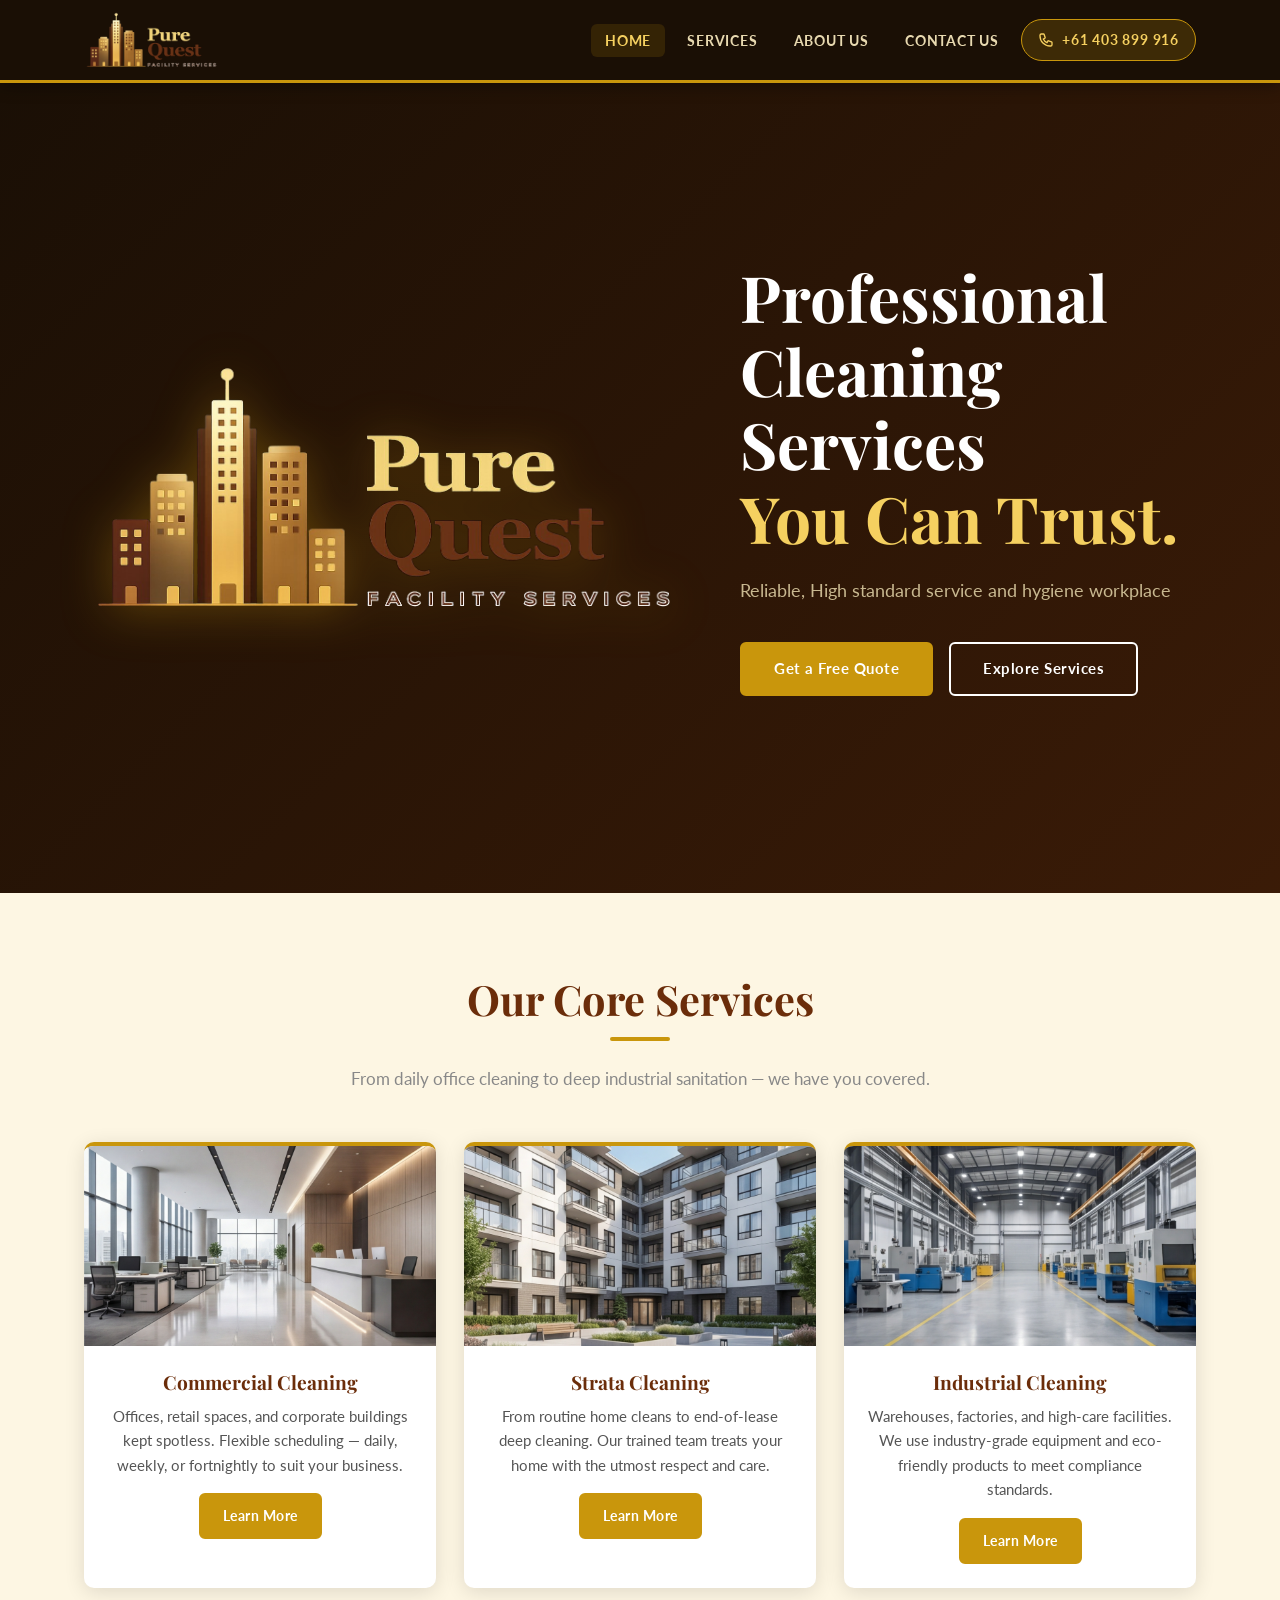
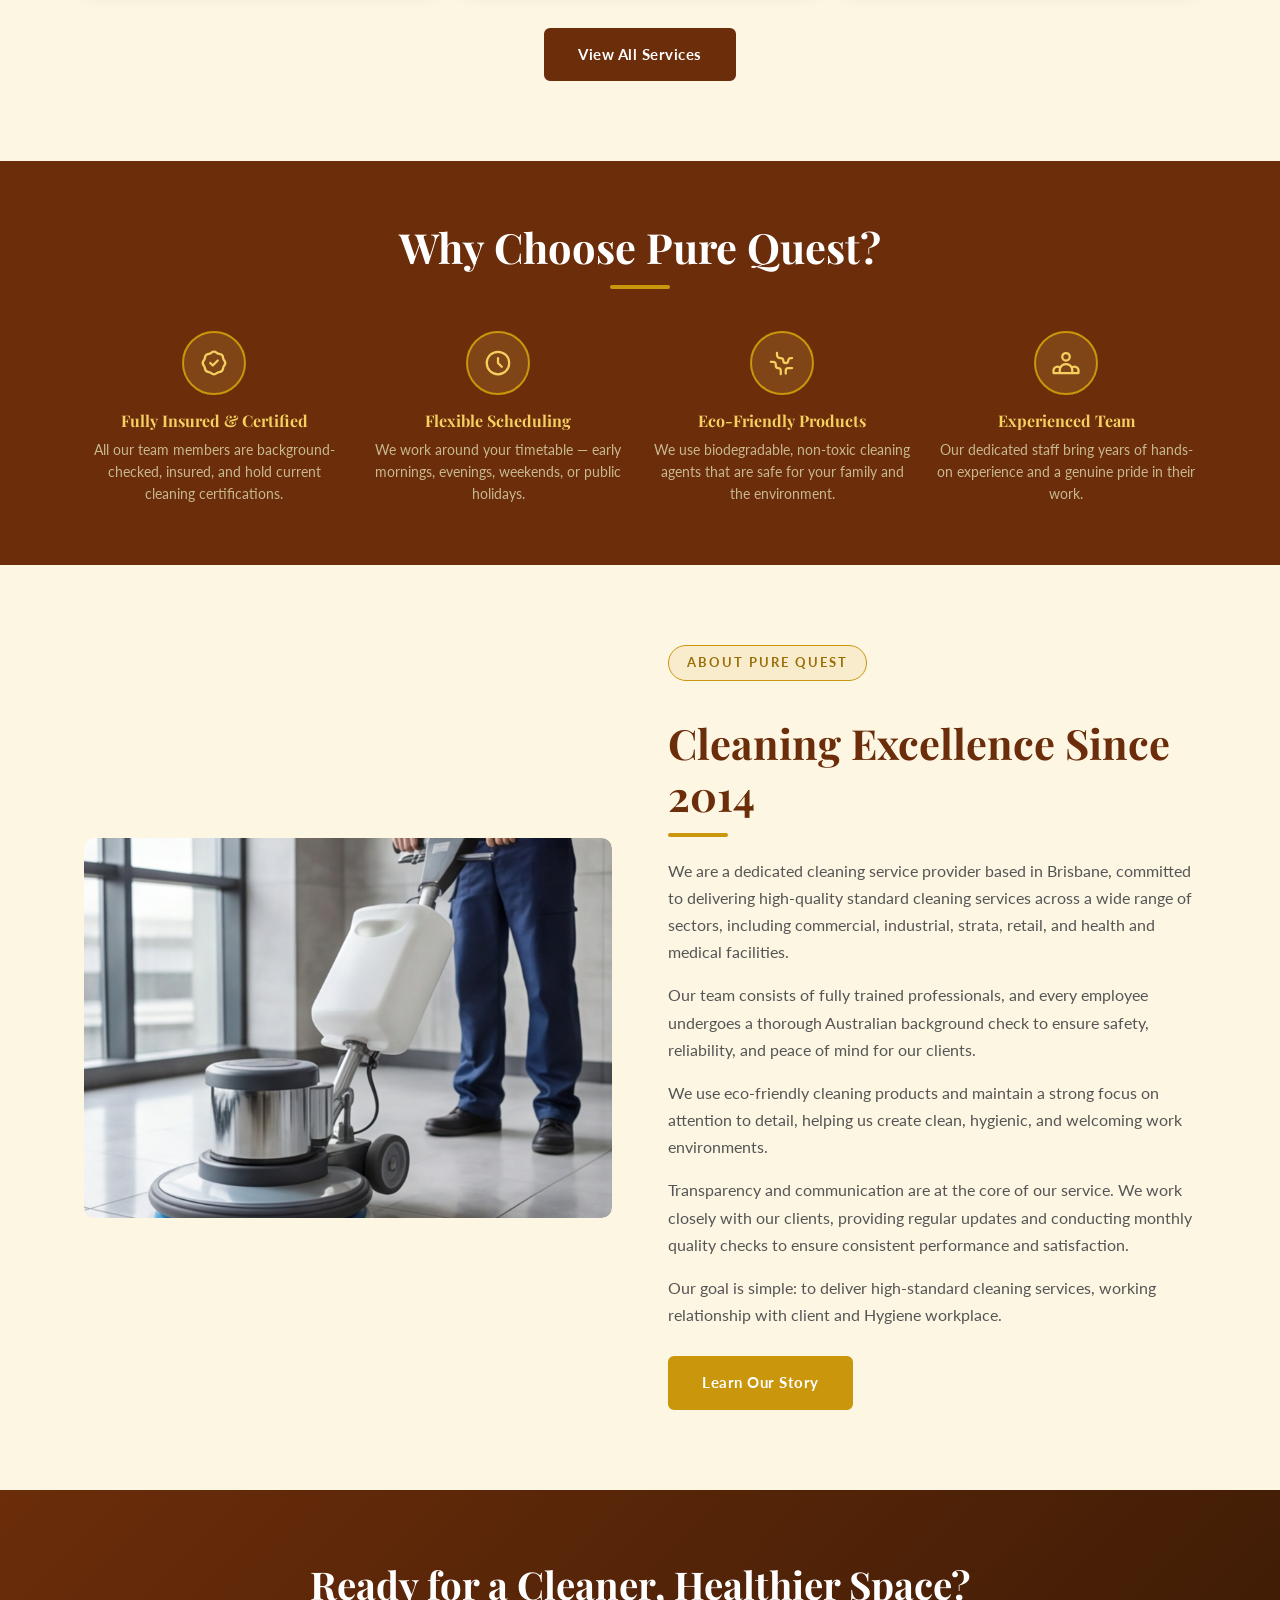
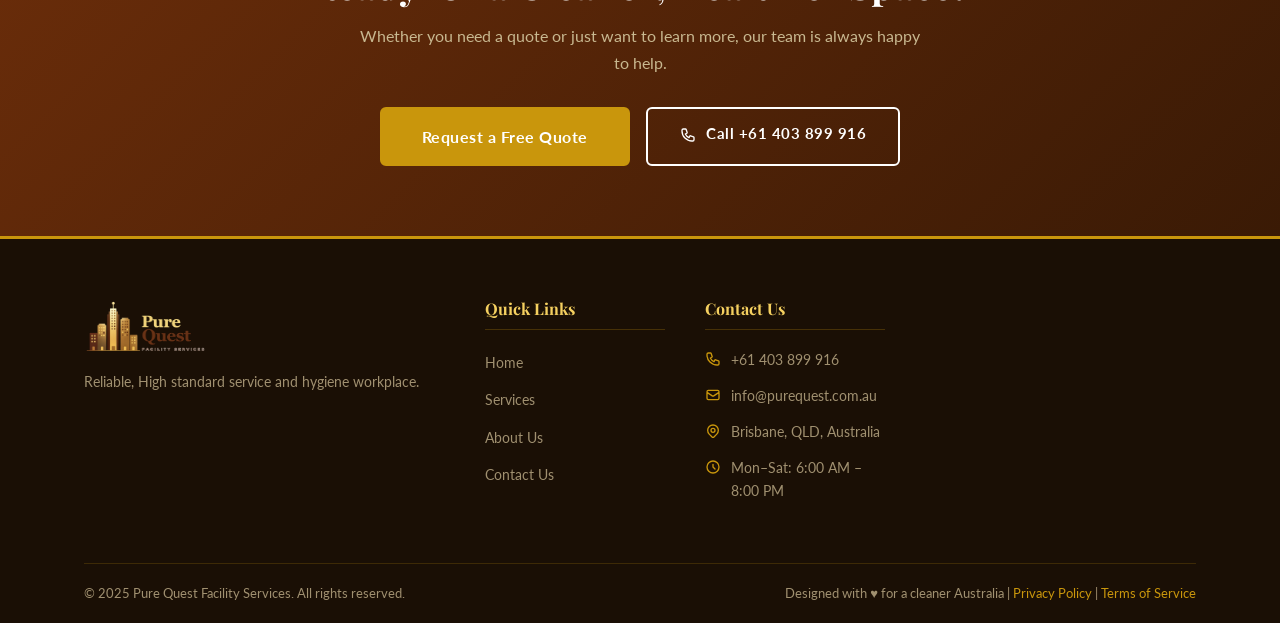
<file: index.html>
<!DOCTYPE html>
<html lang="en">
<head>
  <meta charset="UTF-8" />
  <meta name="viewport" content="width=device-width, initial-scale=1.0" />
  <title>Pure Quest Facility Services | Professional Cleaning Solutions</title>
  <meta name="description" content="Pure Quest Facility Services – trusted professional cleaning for commercial, strata  and industrial spaces across Australia." />
  <link rel="stylesheet" href="style.css" />
</head>
<body>

<!-- ============================
     NAVBAR
     ============================ -->
<nav class="navbar">
  <div class="container navbar-inner">

    <a href="index.html" class="navbar-logo" aria-label="Pure Quest Home">
      <img src="logo.svg" alt="Pure Quest Facility Services Logo" />
    </a>

    <button class="nav-toggle" id="navToggle" aria-label="Toggle menu">
      <span></span><span></span><span></span>
    </button>

    <ul class="nav-links" id="navLinks">
      <li><a href="index.html" class="active">Home</a></li>
      <li><a href="pages/services.html">Services</a></li>
      <li><a href="pages/about.html">About Us</a></li>
      <li><a href="pages/contact.html">Contact Us</a></li>
      <li>
        <a href="tel:+61403899916" class="nav-phone">
          <svg xmlns="http://www.w3.org/2000/svg" fill="none" viewBox="0 0 24 24" stroke="currentColor" stroke-width="2">
            <path stroke-linecap="round" stroke-linejoin="round" d="M3 5a2 2 0 012-2h3.28a1 1 0 01.948.684l1.498 4.493a1 1 0 01-.502 1.21l-2.257 1.13a11.042 11.042 0 005.516 5.516l1.13-2.257a1 1 0 011.21-.502l4.493 1.498A1 1 0 0121 15.72V19a2 2 0 01-2 2h-1C9.716 21 3 14.284 3 6V5z"/>
          </svg>
          +61 403 899 916
        </a>
      </li>
    </ul>
  </div>
</nav>

<!-- ============================
     HERO SECTION
     ============================ -->
<section class="hero">

  <div class="container">
    <!-- Logo on left side -->
    <div class="hero-logo-side">
      <img src="logo.svg" alt="Pure Quest Logo" />
    </div>

    <!-- Content on right side -->
    <div class="hero-content">
      <h1>Professional Cleaning Services <br /><span>You Can Trust.</span></h1>
      <p>Reliable, High standard service and hygiene workplace</p>
      <div class="hero-buttons">
        <a href="pages/contact.html" class="btn btn-gold">Get a Free Quote</a>
        <a href="pages/services.html" class="btn btn-outline">Explore Services</a>
      </div>
    </div>
  </div>
</section>

<!-- ============================
     SERVICES OVERVIEW
     ============================ -->
<section class="section-pad bg-cream">
  <div class="container text-center">
    <h2 class="section-title">Our Core Services</h2>
    <div class="divider"></div>
    <p class="section-subtitle">From daily office cleaning to deep industrial sanitation — we have you covered.</p>

    <div class="grid-3">

      <div class="card service-card">
        <div class="card-img" style="height:200px;overflow:hidden;">
          <img src="images/commercial_and_office.png" alt="Commercial Cleaning" />
        </div>
        <div class="card-body">
          <h3>Commercial Cleaning</h3>
          <p>Offices, retail spaces, and corporate buildings kept spotless. Flexible scheduling — daily, weekly, or fortnightly to suit your business.</p>
          <a href="pages/services.html" class="btn btn-gold" style="margin-top:16px;padding:9px 22px;font-size:0.88rem;">Learn More</a>
        </div>
      </div>

      <div class="card service-card">
        <div class="card-img" style="height:200px;overflow:hidden;">
          <img src="images/strata.png" alt="Strata Cleaning" />
        </div>
        <div class="card-body">
          <h3>Strata Cleaning</h3>
          <p>From routine home cleans to end-of-lease deep cleaning. Our trained team treats your home with the utmost respect and care.</p>
          <a href="pages/services.html" class="btn btn-gold" style="margin-top:16px;padding:9px 22px;font-size:0.88rem;">Learn More</a>
        </div>
      </div>

      <div class="card service-card">
        <div class="card-img" style="height:200px;overflow:hidden;">
          <img src="images/industrial.png" alt="Industrial Cleaning" />
        </div>
        <div class="card-body">
          <h3>Industrial Cleaning</h3>
          <p>Warehouses, factories, and high-care facilities. We use industry-grade equipment and eco-friendly products to meet compliance standards.</p>
          <a href="pages/services.html" class="btn btn-gold" style="margin-top:16px;padding:9px 22px;font-size:0.88rem;">Learn More</a>
        </div>
      </div>

    </div>

    <div style="margin-top:40px;">
      <a href="pages/services.html" class="btn btn-brown">View All Services</a>
    </div>
  </div>
</section>

<!-- ============================
     WHY CHOOSE US
     ============================ -->
<section class="feature-strip">
  <div class="container">
    <div style="text-align:center;margin-bottom:42px;">
      <h2 class="section-title text-white">Why Choose Pure Quest?</h2>
      <div class="divider"></div>
    </div>
    <div class="grid-4">

      <div class="feature-item">
        <div class="icon-wrap">
          <svg xmlns="http://www.w3.org/2000/svg" fill="none" viewBox="0 0 24 24" stroke="currentColor" stroke-width="1.8">
            <path stroke-linecap="round" stroke-linejoin="round" d="M9 12l2 2 4-4M7.835 4.697a3.42 3.42 0 001.946-.806 3.42 3.42 0 014.438 0 3.42 3.42 0 001.946.806 3.42 3.42 0 013.138 3.138 3.42 3.42 0 00.806 1.946 3.42 3.42 0 010 4.438 3.42 3.42 0 00-.806 1.946 3.42 3.42 0 01-3.138 3.138 3.42 3.42 0 00-1.946.806 3.42 3.42 0 01-4.438 0 3.42 3.42 0 00-1.946-.806 3.42 3.42 0 01-3.138-3.138 3.42 3.42 0 00-.806-1.946 3.42 3.42 0 010-4.438 3.42 3.42 0 00.806-1.946 3.42 3.42 0 013.138-3.138z"/>
          </svg>
        </div>
        <h4>Fully Insured & Certified</h4>
        <p>All our team members are background-checked, insured, and hold current cleaning certifications.</p>
      </div>

      <div class="feature-item">
        <div class="icon-wrap">
          <svg xmlns="http://www.w3.org/2000/svg" fill="none" viewBox="0 0 24 24" stroke="currentColor" stroke-width="1.8">
            <path stroke-linecap="round" stroke-linejoin="round" d="M12 8v4l3 3m6-3a9 9 0 11-18 0 9 9 0 0118 0z"/>
          </svg>
        </div>
        <h4>Flexible Scheduling</h4>
        <p>We work around your timetable — early mornings, evenings, weekends, or public holidays.</p>
      </div>

      <div class="feature-item">
        <div class="icon-wrap">
          <svg xmlns="http://www.w3.org/2000/svg" fill="none" viewBox="0 0 24 24" stroke="currentColor" stroke-width="1.8">
            <path stroke-linecap="round" stroke-linejoin="round" d="M3.055 11H5a2 2 0 012 2v1a2 2 0 002 2 2 2 0 012 2v2.945M8 3.935V5.5A2.5 2.5 0 0010.5 8h.5a2 2 0 012 2 2 2 0 104 0 2 2 0 012-2h1.064M15 20.488V18a2 2 0 012-2h3.064"/>
          </svg>
        </div>
        <h4>Eco-Friendly Products</h4>
        <p>We use biodegradable, non-toxic cleaning agents that are safe for your family and the environment.</p>
      </div>

      <div class="feature-item">
        <div class="icon-wrap">
          <svg xmlns="http://www.w3.org/2000/svg" fill="none" viewBox="0 0 24 24" stroke="currentColor" stroke-width="1.8">
            <path stroke-linecap="round" stroke-linejoin="round" d="M17 20h5v-2a3 3 0 00-5.356-1.857M17 20H7m10 0v-2c0-.656-.126-1.283-.356-1.857M7 20H2v-2a3 3 0 015.356-1.857M7 20v-2c0-.656.126-1.283.356-1.857m0 0a5.002 5.002 0 019.288 0M15 7a3 3 0 11-6 0 3 3 0 016 0z"/>
          </svg>
        </div>
        <h4>Experienced Team</h4>
        <p>Our dedicated staff bring years of hands-on experience and a genuine pride in their work.</p>
      </div>

    </div>
  </div>
</section>

<!-- ============================
     ABOUT SNIPPET
     ============================ -->
<section class="section-pad bg-cream">
  <div class="container">
    <div class="grid-2" style="gap:56px;align-items:center;">
      <div>
        <div style="height:380px;border-radius:10px;overflow:hidden;">
          <img src="images/floor.png" alt="Pure Quest Team" style="width:100%;height:100%;object-fit:cover;border-radius:10px;" />
        </div>
      </div>
      <div>
        <span class="hero-badge" style="background:rgba(201,150,12,0.1);border-color:var(--gold);color:var(--gold-dk);">About Pure Quest</span>
        <h2 class="section-title" style="margin-top:14px;">Cleaning Excellence Since 2014</h2>
        <div class="divider" style="margin:12px 0 20px;"></div>
        <p style="color:#555;margin-bottom:16px;">We are a dedicated cleaning service provider based in Brisbane, committed to delivering high-quality standard cleaning services across a wide range of sectors, including commercial, industrial, strata, retail, and health and medical facilities.</p>
        <p style="color:#555;margin-bottom:16px;">Our team consists of fully trained professionals, and every employee undergoes a thorough Australian background check to ensure safety, reliability, and peace of mind for our clients.</p>
        <p style="color:#555;margin-bottom:16px;">We use eco-friendly cleaning products and maintain a strong focus on attention to detail, helping us create clean, hygienic, and welcoming work environments.</p>
        <p style="color:#555;margin-bottom:16px;">Transparency and communication are at the core of our service. We work closely with our clients, providing regular updates and conducting monthly quality checks to ensure consistent performance and satisfaction.</p>
        <p style="color:#555;margin-bottom:28px;">Our goal is simple: to deliver high-standard cleaning services, working relationship with client and Hygiene workplace.</p>

        <a href="pages/about.html" class="btn btn-gold">Learn Our Story</a>
      </div>
    </div>
  </div>
</section>

<!-- ============================
     CTA BAND
     ============================ -->
<section class="cta-band">
  <div class="container">
    <h2>Ready for a Cleaner, Healthier Space?</h2>
    <p>Whether you need a quote or just want to learn more, our team is always happy to help.</p>
    <div style="display:flex;gap:16px;justify-content:center;flex-wrap:wrap;">
      <a href="pages/contact.html" class="btn btn-gold">Request a Free Quote</a>
      <a href="tel:+61403899916" class="btn btn-outline">
        <svg xmlns="http://www.w3.org/2000/svg" fill="none" viewBox="0 0 24 24" stroke="currentColor" stroke-width="2" style="width:16px;height:16px;display:inline;vertical-align:middle;margin-right:6px;">
          <path stroke-linecap="round" stroke-linejoin="round" d="M3 5a2 2 0 012-2h3.28a1 1 0 01.948.684l1.498 4.493a1 1 0 01-.502 1.21l-2.257 1.13a11.042 11.042 0 005.516 5.516l1.13-2.257a1 1 0 011.21-.502l4.493 1.498A1 1 0 0121 15.72V19a2 2 0 01-2 2h-1C9.716 21 3 14.284 3 6V5z"/>
        </svg>
        Call +61 403 899 916
      </a>
    </div>
  </div>
</section>

<!-- ============================
     FOOTER
     ============================ -->
<footer class="footer">
  <div class="container">
    <div class="footer-grid">

      <div class="footer-brand">
        <img src="logo.svg" alt="Pure Quest Facility Services" />
        <p>Reliable, High standard service and hygiene workplace.</p>
        <!--<div class="social-links">
          <a href="#" aria-label="Facebook">
            <svg xmlns="http://www.w3.org/2000/svg" viewBox="0 0 24 24" fill="currentColor"><path d="M18 2h-3a5 5 0 00-5 5v3H7v4h3v8h4v-8h3l1-4h-4V7a1 1 0 011-1h3z"/></svg>
          </a>
          <a href="#" aria-label="Instagram">
            <svg xmlns="http://www.w3.org/2000/svg" viewBox="0 0 24 24" fill="none" stroke="currentColor" stroke-width="2"><rect x="2" y="2" width="20" height="20" rx="5" ry="5"/><circle cx="12" cy="12" r="4"/><circle cx="17.5" cy="6.5" r="1" fill="currentColor" stroke="none"/></svg>
          </a>
          <a href="#" aria-label="LinkedIn">
            <svg xmlns="http://www.w3.org/2000/svg" viewBox="0 0 24 24" fill="currentColor"><path d="M16 8a6 6 0 016 6v7h-4v-7a2 2 0 00-2-2 2 2 0 00-2 2v7h-4v-7a6 6 0 016-6zM2 9h4v12H2z"/><circle cx="4" cy="4" r="2"/></svg>
          </a>
        </div>-->
      </div>

      <div class="footer-col">
        <h4>Quick Links</h4>
        <ul>
          <li><a href="index.html">Home</a></li>
          <li><a href="pages/services.html">Services</a></li>
          <li><a href="pages/about.html">About Us</a></li>
          <li><a href="pages/contact.html">Contact Us</a></li>
        </ul>
      </div>

      <div class="footer-col">
        <h4>Contact Us</h4>
        <div class="footer-contact-row">
          <svg xmlns="http://www.w3.org/2000/svg" fill="none" viewBox="0 0 24 24" stroke="currentColor" stroke-width="2"><path stroke-linecap="round" stroke-linejoin="round" d="M3 5a2 2 0 012-2h3.28a1 1 0 01.948.684l1.498 4.493a1 1 0 01-.502 1.21l-2.257 1.13a11.042 11.042 0 005.516 5.516l1.13-2.257a1 1 0 011.21-.502l4.493 1.498A1 1 0 0121 15.72V19a2 2 0 01-2 2h-1C9.716 21 3 14.284 3 6V5z"/></svg>
          <span><a href="tel:+61403899916" style="color:#a09070;">+61 403 899 916</a></span>
        </div>
        <div class="footer-contact-row">
          <svg xmlns="http://www.w3.org/2000/svg" fill="none" viewBox="0 0 24 24" stroke="currentColor" stroke-width="2"><path stroke-linecap="round" stroke-linejoin="round" d="M3 8l7.89 5.26a2 2 0 002.22 0L21 8M5 19h14a2 2 0 002-2V7a2 2 0 00-2-2H5a2 2 0 00-2 2v10a2 2 0 002 2z"/></svg>
          <span>info@purequest.com.au</span>
        </div>
        <div class="footer-contact-row">
          <svg xmlns="http://www.w3.org/2000/svg" fill="none" viewBox="0 0 24 24" stroke="currentColor" stroke-width="2"><path stroke-linecap="round" stroke-linejoin="round" d="M17.657 16.657L13.414 20.9a1.998 1.998 0 01-2.827 0l-4.244-4.243a8 8 0 1111.314 0z"/><path stroke-linecap="round" stroke-linejoin="round" d="M15 11a3 3 0 11-6 0 3 3 0 016 0z"/></svg>
          <span>Brisbane, QLD, Australia</span>
        </div>
        <div class="footer-contact-row">
          <svg xmlns="http://www.w3.org/2000/svg" fill="none" viewBox="0 0 24 24" stroke="currentColor" stroke-width="2"><path stroke-linecap="round" stroke-linejoin="round" d="M12 8v4l3 3m6-3a9 9 0 11-18 0 9 9 0 0118 0z"/></svg>
          <span>Mon–Sat: 6:00 AM – 8:00 PM</span>
        </div>
      </div>

    </div>

    <div class="footer-bottom">
      <p>&copy; 2025 Pure Quest Facility Services. All rights reserved.</p>
      <p>Designed with ♥ for a cleaner Australia | <a href="#">Privacy Policy</a> | <a href="#">Terms of Service</a></p>
    </div>
  </div>
</footer>

<script>
  const toggle = document.getElementById('navToggle');
  const links  = document.getElementById('navLinks');
  toggle.addEventListener('click', function () {
    links.classList.toggle('open');
  });
  links.querySelectorAll('a').forEach(function(a) {
    a.addEventListener('click', function() { links.classList.remove('open'); });
  });
</script>

</body>
</html>
</file>
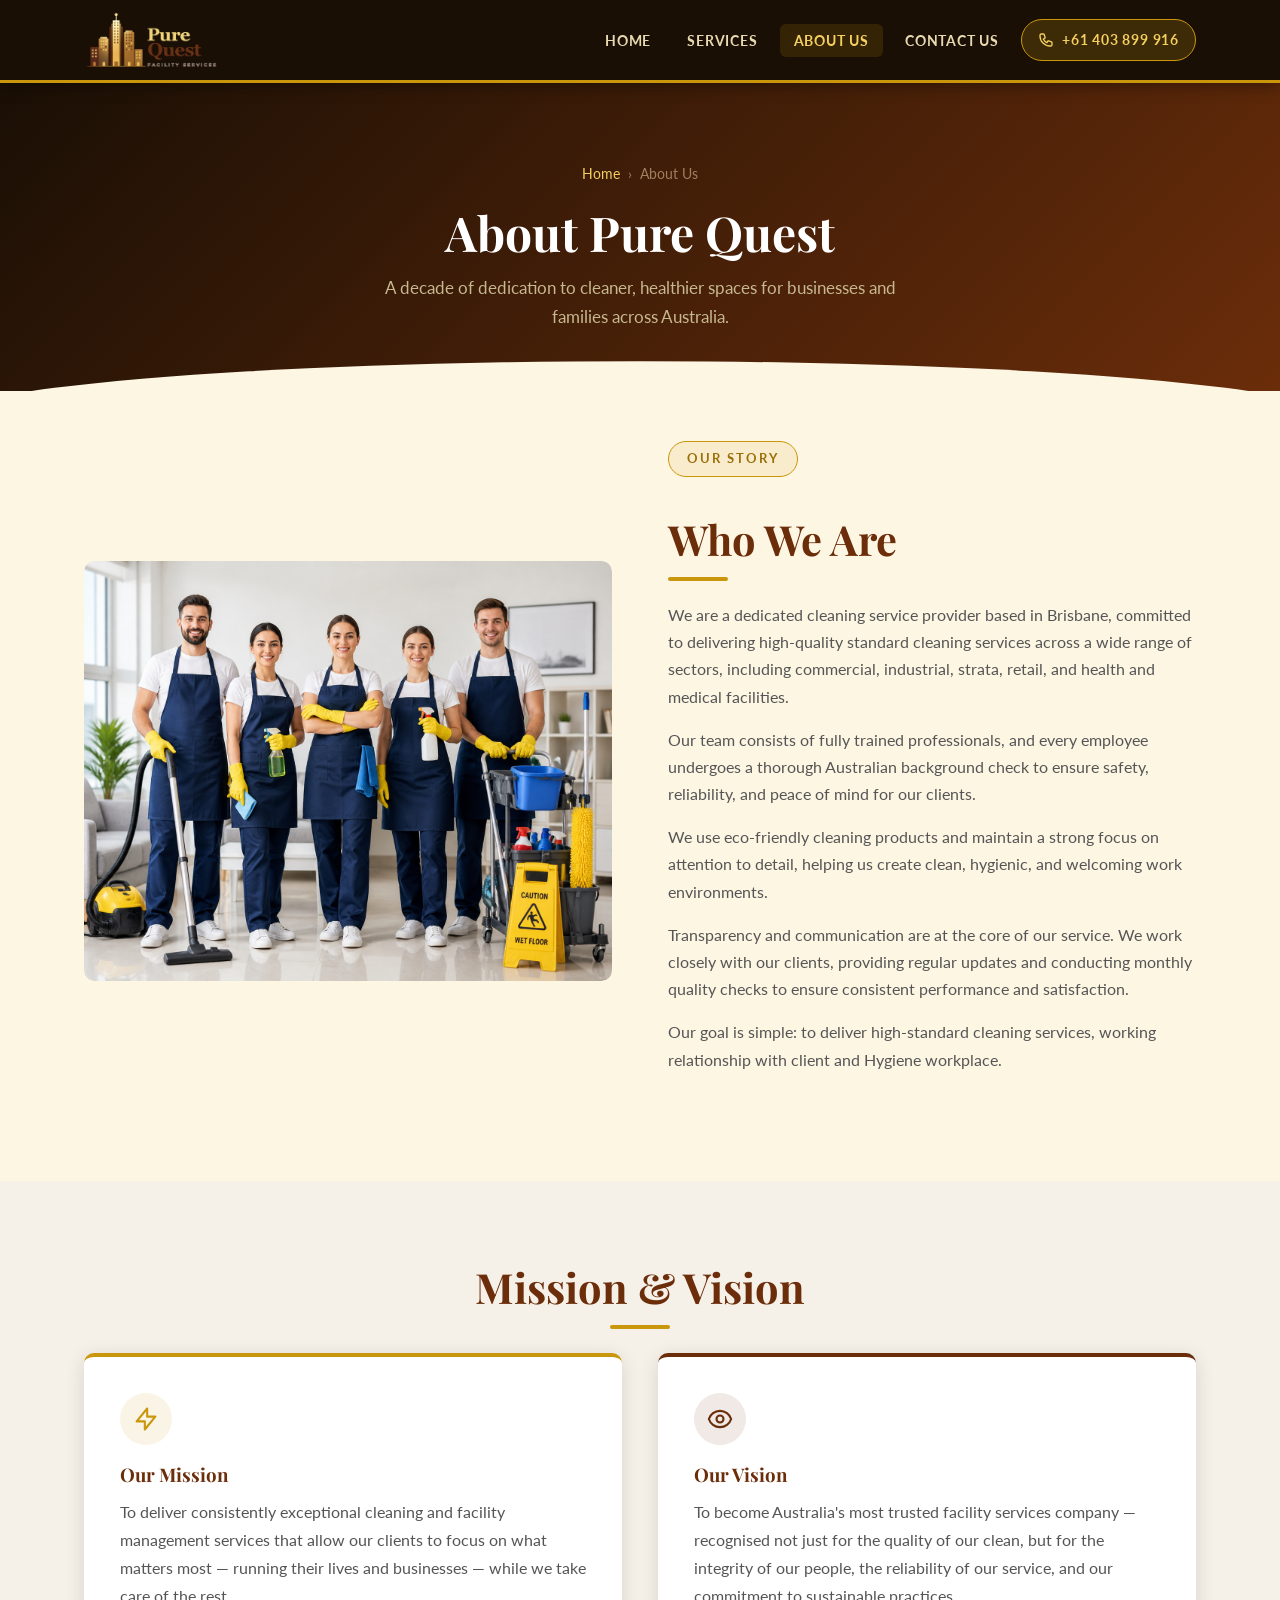
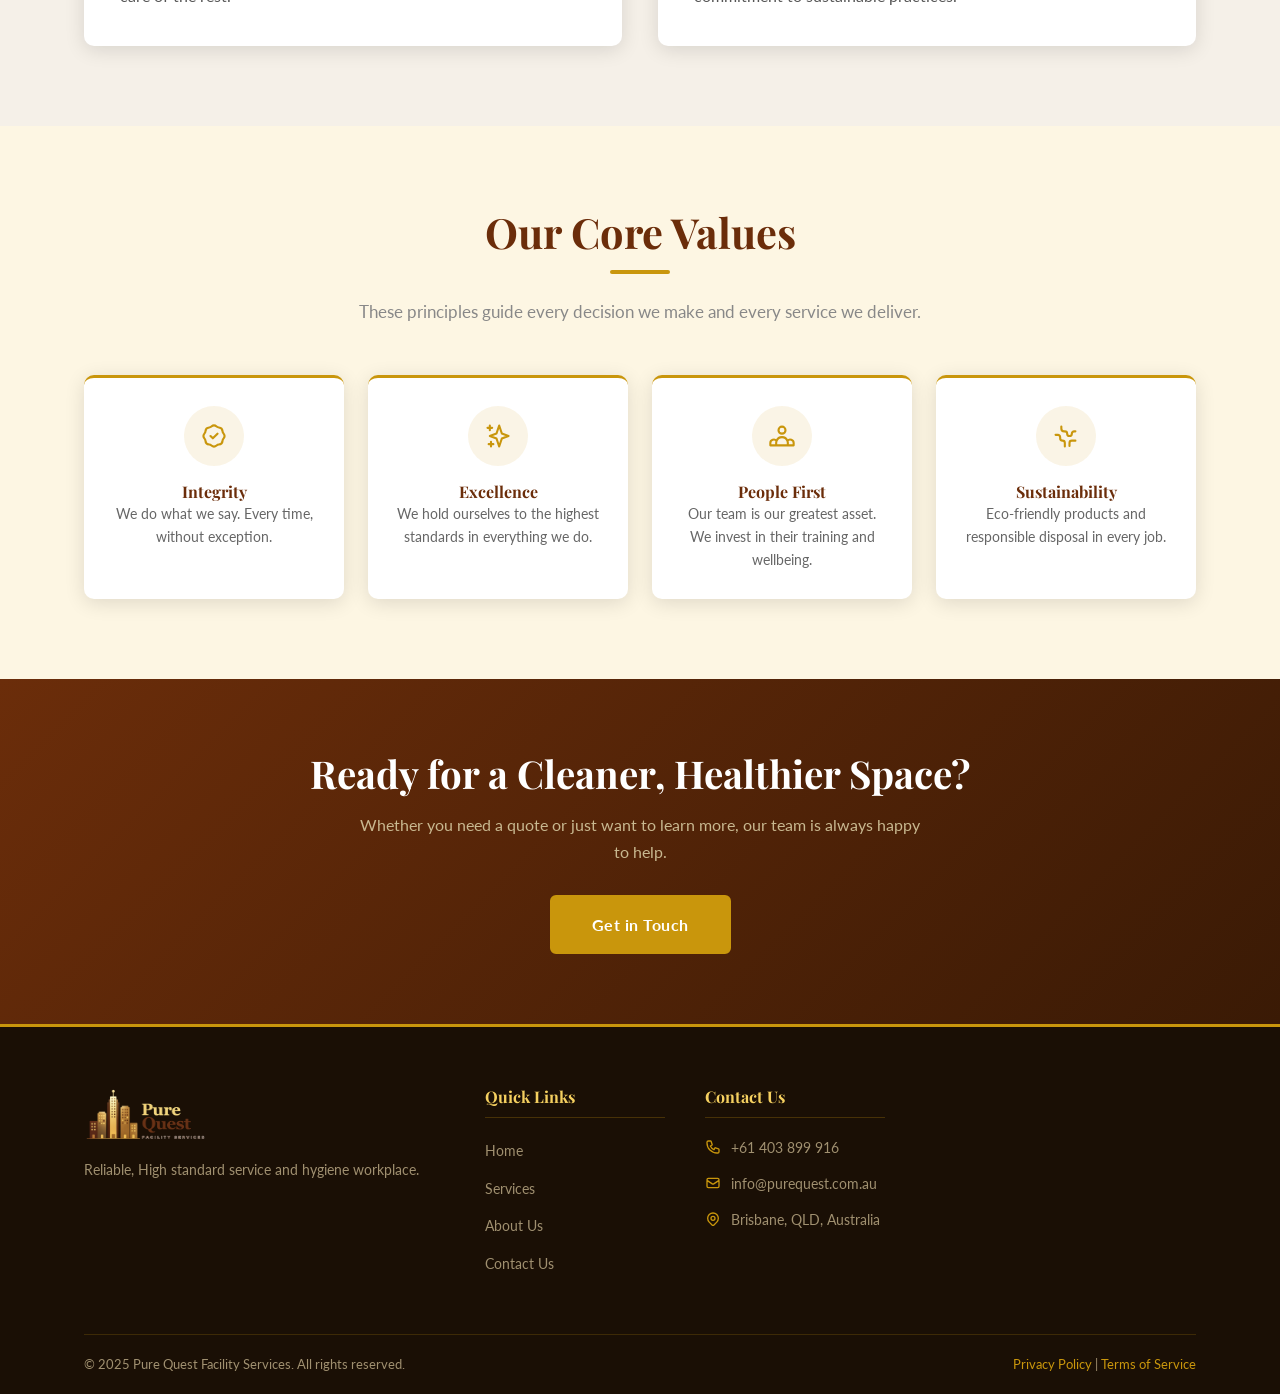
<file: pages/about.html>
<!DOCTYPE html>
<html lang="en">
<head>
  <meta charset="UTF-8" />
  <meta name="viewport" content="width=device-width, initial-scale=1.0" />
  <title>About Us | Pure Quest Facility Services</title>
  <meta name="description" content="Learn about Pure Quest Facility Services — our story, mission, values, and the dedicated team behind every clean." />
  <link rel="stylesheet" href="../style.css" />
</head>
<body>

<!-- NAVBAR -->
<nav class="navbar">
  <div class="container navbar-inner">
    <a href="../index.html" class="navbar-logo">
      <img src="../logo.svg" alt="Pure Quest Facility Services Logo" />
    </a>
    <button class="nav-toggle" id="navToggle" aria-label="Toggle menu">
      <span></span><span></span><span></span>
    </button>
    <ul class="nav-links" id="navLinks">
      <li><a href="../index.html">Home</a></li>
      <li><a href="services.html">Services</a></li>
      <li><a href="about.html" class="active">About Us</a></li>
      <li><a href="contact.html">Contact Us</a></li>
      <li>
        <a href="tel:+61403899916" class="nav-phone">
          <svg xmlns="http://www.w3.org/2000/svg" fill="none" viewBox="0 0 24 24" stroke="currentColor" stroke-width="2"><path stroke-linecap="round" stroke-linejoin="round" d="M3 5a2 2 0 012-2h3.28a1 1 0 01.948.684l1.498 4.493a1 1 0 01-.502 1.21l-2.257 1.13a11.042 11.042 0 005.516 5.516l1.13-2.257a1 1 0 011.21-.502l4.493 1.498A1 1 0 0121 15.72V19a2 2 0 01-2 2h-1C9.716 21 3 14.284 3 6V5z"/></svg>
          +61 403 899 916
        </a>
      </li>
    </ul>
  </div>
</nav>

<!-- PAGE HERO -->
<section class="page-hero">
  <div class="container">
    <div class="breadcrumb"><a href="../index.html">Home</a><span>›</span><span>About Us</span></div>
    <h1>About Pure Quest</h1>
    <p>A decade of dedication to cleaner, healthier spaces for businesses and families across Australia.</p>
  </div>
</section>

<!-- OUR STORY -->
<section class="section-pad bg-cream" style="padding-top:50px;">
  <div class="container">
    <div class="grid-2" style="gap:56px;align-items:center;">
      <div style="height:420px;border-radius:10px;overflow:hidden;">
        <img src="../images/Team.png" alt="Pure Quest Facility Services" style="width:100%;height:100%;object-fit:cover;border-radius:10px;" />
      </div>
      <div>
        <span class="hero-badge" style="background:rgba(201,150,12,0.1);border-color:var(--gold);color:var(--gold-dk);">Our Story</span>
        <h2 class="section-title" style="margin-top:14px;">Who We Are</h2>
        <div class="divider" style="margin:12px 0 20px;"></div>
        <p style="color:#555;margin-bottom:16px;">We are a dedicated cleaning service provider based in Brisbane, committed to delivering high-quality standard cleaning services across a wide range of sectors, including commercial, industrial, strata, retail, and health and medical facilities.</p>
        <p style="color:#555;margin-bottom:16px;">Our team consists of fully trained professionals, and every employee undergoes a thorough Australian background check to ensure safety, reliability, and peace of mind for our clients.</p>
        <p style="color:#555;margin-bottom:16px;">We use eco-friendly cleaning products and maintain a strong focus on attention to detail, helping us create clean, hygienic, and welcoming work environments.</p>
        <p style="color:#555;margin-bottom:16px;">Transparency and communication are at the core of our service. We work closely with our clients, providing regular updates and conducting monthly quality checks to ensure consistent performance and satisfaction.</p>
        <p style="color:#555;margin-bottom:28px;">Our goal is simple: to deliver high-standard cleaning services, working relationship with client and Hygiene workplace.</p>

      </div>
    </div>
  </div>
</section>

<!-- MISSION & VISION -->
<section class="section-pad bg-grey">
  <div class="container text-center">
    <h2 class="section-title">Mission &amp; Vision</h2>
    <div class="divider"></div>
    <div class="grid-2" style="gap:36px;margin-top:20px;text-align:left;">
      <div style="background:var(--white);border-radius:10px;padding:36px;box-shadow:var(--shadow);border-top:4px solid var(--gold);">
        <div style="width:52px;height:52px;background:rgba(201,150,12,0.1);border-radius:50%;display:flex;align-items:center;justify-content:center;margin-bottom:18px;color:var(--gold);">
          <svg xmlns="http://www.w3.org/2000/svg" fill="none" viewBox="0 0 24 24" stroke="currentColor" stroke-width="1.8" style="width:28px;height:28px;"><path stroke-linecap="round" stroke-linejoin="round" d="M13 10V3L4 14h7v7l9-11h-7z"/></svg>
        </div>
        <h3 style="color:var(--brown);margin-bottom:12px;">Our Mission</h3>
        <p style="color:#555;line-height:1.75;">To deliver consistently exceptional cleaning and facility management services that allow our clients to focus on what matters most — running their lives and businesses — while we take care of the rest.</p>
      </div>
      <div style="background:var(--white);border-radius:10px;padding:36px;box-shadow:var(--shadow);border-top:4px solid var(--brown);">
        <div style="width:52px;height:52px;background:rgba(107,45,10,0.1);border-radius:50%;display:flex;align-items:center;justify-content:center;margin-bottom:18px;color:var(--brown);">
          <svg xmlns="http://www.w3.org/2000/svg" fill="none" viewBox="0 0 24 24" stroke="currentColor" stroke-width="1.8" style="width:28px;height:28px;"><path stroke-linecap="round" stroke-linejoin="round" d="M15 12a3 3 0 11-6 0 3 3 0 016 0z"/><path stroke-linecap="round" stroke-linejoin="round" d="M2.458 12C3.732 7.943 7.523 5 12 5c4.478 0 8.268 2.943 9.542 7-1.274 4.057-5.064 7-9.542 7-4.477 0-8.268-2.943-9.542-7z"/></svg>
        </div>
        <h3 style="color:var(--brown);margin-bottom:12px;">Our Vision</h3>
        <p style="color:#555;line-height:1.75;">To become Australia's most trusted facility services company — recognised not just for the quality of our clean, but for the integrity of our people, the reliability of our service, and our commitment to sustainable practices.</p>
      </div>
    </div>
  </div>
</section>

<!-- OUR VALUES -->
<section class="section-pad bg-cream">
  <div class="container text-center">
    <h2 class="section-title">Our Core Values</h2>
    <div class="divider"></div>
    <p class="section-subtitle">These principles guide every decision we make and every service we deliver.</p>

    <div class="grid-4" style="margin-top:12px;">
      <div class="value-card">
        <div class="value-icon">
          <svg xmlns="http://www.w3.org/2000/svg" fill="none" viewBox="0 0 24 24" stroke="currentColor" stroke-width="1.8"><path stroke-linecap="round" stroke-linejoin="round" d="M9 12l2 2 4-4M7.835 4.697a3.42 3.42 0 001.946-.806 3.42 3.42 0 014.438 0 3.42 3.42 0 001.946.806 3.42 3.42 0 013.138 3.138 3.42 3.42 0 00.806 1.946 3.42 3.42 0 010 4.438 3.42 3.42 0 00-.806 1.946 3.42 3.42 0 01-3.138 3.138 3.42 3.42 0 00-1.946.806 3.42 3.42 0 01-4.438 0 3.42 3.42 0 00-1.946-.806 3.42 3.42 0 01-3.138-3.138 3.42 3.42 0 00-.806-1.946 3.42 3.42 0 010-4.438 3.42 3.42 0 00.806-1.946 3.42 3.42 0 013.138-3.138z"/></svg>
        </div>
        <h4>Integrity</h4>
        <p style="font-size:0.9rem;color:#666;line-height:1.6;">We do what we say. Every time, without exception.</p>
      </div>
      <div class="value-card">
        <div class="value-icon">
          <svg xmlns="http://www.w3.org/2000/svg" fill="none" viewBox="0 0 24 24" stroke="currentColor" stroke-width="1.8"><path stroke-linecap="round" stroke-linejoin="round" d="M5 3v4M3 5h4M6 17v4m-2-2h4m5-16l2.286 6.857L21 12l-5.714 2.143L13 21l-2.286-6.857L5 12l5.714-2.143L13 3z"/></svg>
        </div>
        <h4>Excellence</h4>
        <p style="font-size:0.9rem;color:#666;line-height:1.6;">We hold ourselves to the highest standards in everything we do.</p>
      </div>
      <div class="value-card">
        <div class="value-icon">
          <svg xmlns="http://www.w3.org/2000/svg" fill="none" viewBox="0 0 24 24" stroke="currentColor" stroke-width="1.8"><path stroke-linecap="round" stroke-linejoin="round" d="M17 20h5v-2a3 3 0 00-5.356-1.857M17 20H7m10 0v-2c0-.656-.126-1.283-.356-1.857M7 20H2v-2a3 3 0 015.356-1.857M7 20v-2c0-.656.126-1.283.356-1.857m0 0a5.002 5.002 0 019.288 0M15 7a3 3 0 11-6 0 3 3 0 016 0z"/></svg>
        </div>
        <h4>People First</h4>
        <p style="font-size:0.9rem;color:#666;line-height:1.6;">Our team is our greatest asset. We invest in their training and wellbeing.</p>
      </div>
      <div class="value-card">
        <div class="value-icon">
          <svg xmlns="http://www.w3.org/2000/svg" fill="none" viewBox="0 0 24 24" stroke="currentColor" stroke-width="1.8"><path stroke-linecap="round" stroke-linejoin="round" d="M3.055 11H5a2 2 0 012 2v1a2 2 0 002 2 2 2 0 012 2v2.945M8 3.935V5.5A2.5 2.5 0 0010.5 8h.5a2 2 0 012 2 2 2 0 104 0 2 2 0 012-2h1.064M15 20.488V18a2 2 0 012-2h3.064"/></svg>
        </div>
        <h4>Sustainability</h4>
        <p style="font-size:0.9rem;color:#666;line-height:1.6;">Eco-friendly products and responsible disposal in every job.</p>
      </div>
    </div>
  </div>
</section>

<!-- CTA -->
<section class="cta-band">
  <div class="container">
    <h2>Ready for a Cleaner, Healthier Space?</h2>
    <p>Whether you need a quote or just want to learn more, our team is always happy to help.</p>
    <div style="display:flex;gap:16px;justify-content:center;flex-wrap:wrap;">
      <a href="contact.html" class="btn btn-gold">Get in Touch</a>
    </div>
  </div>
</section>

<!-- FOOTER -->
<footer class="footer">
  <div class="container">
    <div class="footer-grid">
      <div class="footer-brand">
        <img src="../logo.svg" alt="Pure Quest Facility Services" />
        <p>Reliable, High standard service and hygiene workplace.</p>
        <!--<div class="social-links">
          <a href="#" aria-label="Facebook"><svg xmlns="http://www.w3.org/2000/svg" viewBox="0 0 24 24" fill="currentColor"><path d="M18 2h-3a5 5 0 00-5 5v3H7v4h3v8h4v-8h3l1-4h-4V7a1 1 0 011-1h3z"/></svg></a>
          <a href="#" aria-label="Instagram"><svg xmlns="http://www.w3.org/2000/svg" viewBox="0 0 24 24" fill="none" stroke="currentColor" stroke-width="2"><rect x="2" y="2" width="20" height="20" rx="5" ry="5"/><circle cx="12" cy="12" r="4"/><circle cx="17.5" cy="6.5" r="1" fill="currentColor" stroke="none"/></svg></a>
          <a href="#" aria-label="LinkedIn"><svg xmlns="http://www.w3.org/2000/svg" viewBox="0 0 24 24" fill="currentColor"><path d="M16 8a6 6 0 016 6v7h-4v-7a2 2 0 00-2-2 2 2 0 00-2 2v7h-4v-7a6 6 0 016-6zM2 9h4v12H2z"/><circle cx="4" cy="4" r="2"/></svg></a>
        </div>-->
      </div>
      <div class="footer-col">
        <h4>Quick Links</h4>
        <ul>
          <li><a href="../index.html">Home</a></li>
          <li><a href="services.html">Services</a></li>
          <li><a href="about.html">About Us</a></li>
          <li><a href="contact.html">Contact Us</a></li>
        </ul>
      </div>
      <div class="footer-col">
        <h4>Contact Us</h4>
        <div class="footer-contact-row"><svg xmlns="http://www.w3.org/2000/svg" fill="none" viewBox="0 0 24 24" stroke="currentColor" stroke-width="2"><path stroke-linecap="round" stroke-linejoin="round" d="M3 5a2 2 0 012-2h3.28a1 1 0 01.948.684l1.498 4.493a1 1 0 01-.502 1.21l-2.257 1.13a11.042 11.042 0 005.516 5.516l1.13-2.257a1 1 0 011.21-.502l4.493 1.498A1 1 0 0121 15.72V19a2 2 0 01-2 2h-1C9.716 21 3 14.284 3 6V5z"/></svg><span><a href="tel:+61403899916" style="color:#a09070;">+61 403 899 916</a></span></div>
        <div class="footer-contact-row"><svg xmlns="http://www.w3.org/2000/svg" fill="none" viewBox="0 0 24 24" stroke="currentColor" stroke-width="2"><path stroke-linecap="round" stroke-linejoin="round" d="M3 8l7.89 5.26a2 2 0 002.22 0L21 8M5 19h14a2 2 0 002-2V7a2 2 0 00-2-2H5a2 2 0 00-2 2v10a2 2 0 002 2z"/></svg><span>info@purequest.com.au</span></div>
        <div class="footer-contact-row"><svg xmlns="http://www.w3.org/2000/svg" fill="none" viewBox="0 0 24 24" stroke="currentColor" stroke-width="2"><path stroke-linecap="round" stroke-linejoin="round" d="M17.657 16.657L13.414 20.9a1.998 1.998 0 01-2.827 0l-4.244-4.243a8 8 0 1111.314 0z"/><path stroke-linecap="round" stroke-linejoin="round" d="M15 11a3 3 0 11-6 0 3 3 0 016 0z"/></svg><span>Brisbane, QLD, Australia</span></div>
      </div>
    </div>
    <div class="footer-bottom">
      <p>&copy; 2025 Pure Quest Facility Services. All rights reserved.</p>
      <p><a href="#">Privacy Policy</a> | <a href="#">Terms of Service</a></p>
    </div>
  </div>
</footer>

<script>
  const toggle = document.getElementById('navToggle');
  const links  = document.getElementById('navLinks');
  toggle.addEventListener('click', function () { links.classList.toggle('open'); });
  links.querySelectorAll('a').forEach(function(a) { a.addEventListener('click', function() { links.classList.remove('open'); }); });
</script>

</body>
</html>
</file>
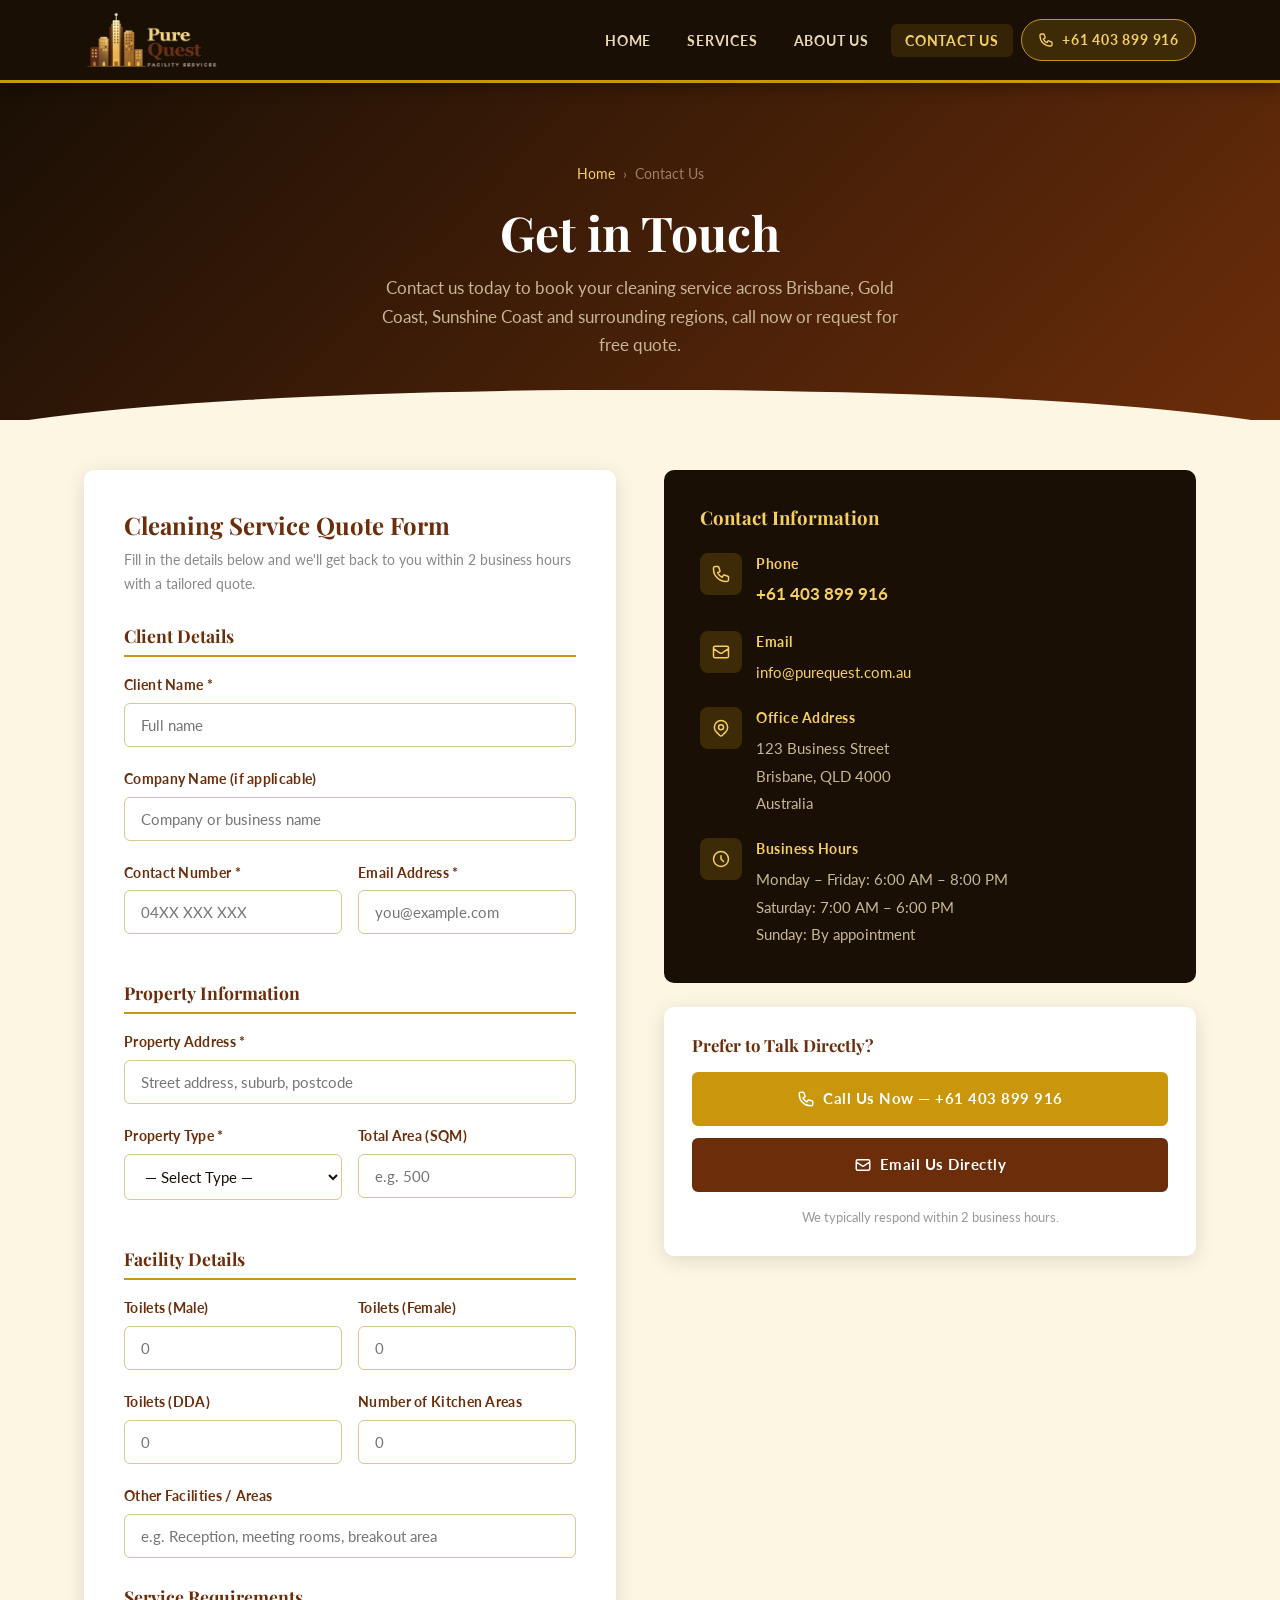
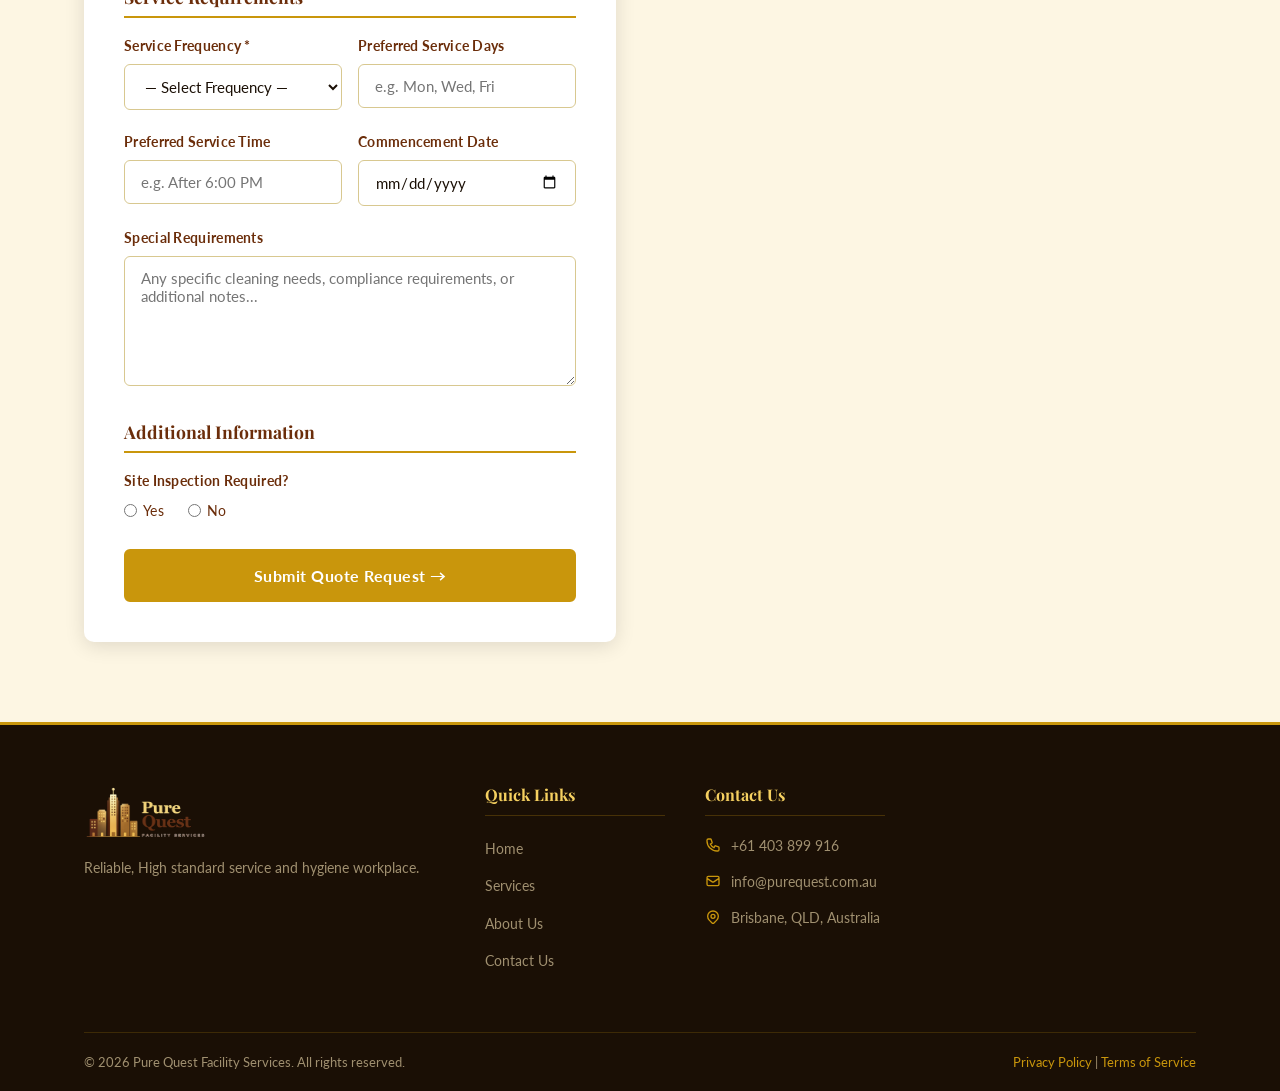
<file: pages/contact.html>
<!DOCTYPE html>
<html lang="en">
<head>
  <meta charset="UTF-8" />
  <meta name="viewport" content="width=device-width, initial-scale=1.0" />
  <title>Contact Us | Pure Quest Facility Services</title>
  <meta name="description" content="Get in touch with Pure Quest Facility Services for a free quote or general enquiry. We respond within 2 business hours." />
  <link rel="stylesheet" href="../style.css" />
</head>
<body>

<!-- NAVBAR -->
<nav class="navbar">
  <div class="container navbar-inner">
    <a href="../index.html" class="navbar-logo">
      <img src="../logo.svg" alt="Pure Quest Facility Services Logo" />
    </a>
    <button class="nav-toggle" id="navToggle" aria-label="Toggle menu">
      <span></span><span></span><span></span>
    </button>
    <ul class="nav-links" id="navLinks">
      <li><a href="../index.html">Home</a></li>
      <li><a href="services.html">Services</a></li>
      <li><a href="about.html">About Us</a></li>
      <li><a href="contact.html" class="active">Contact Us</a></li>
      <li>
        <a href="tel:+61403899916" class="nav-phone">
          <svg xmlns="http://www.w3.org/2000/svg" fill="none" viewBox="0 0 24 24" stroke="currentColor" stroke-width="2"><path stroke-linecap="round" stroke-linejoin="round" d="M3 5a2 2 0 012-2h3.28a1 1 0 01.948.684l1.498 4.493a1 1 0 01-.502 1.21l-2.257 1.13a11.042 11.042 0 005.516 5.516l1.13-2.257a1 1 0 011.21-.502l4.493 1.498A1 1 0 0121 15.72V19a2 2 0 01-2 2h-1C9.716 21 3 14.284 3 6V5z"/></svg>
          +61 403 899 916
        </a>
      </li>
    </ul>
  </div>
</nav>

<!-- PAGE HERO -->
<section class="page-hero">
  <div class="container">
    <div class="breadcrumb"><a href="../index.html">Home</a><span>›</span><span>Contact Us</span></div>
    <h1>Get in Touch</h1>
    <p>Contact us today to book your cleaning service across Brisbane, Gold Coast, Sunshine Coast and surrounding regions, call now or request for free quote.</p>
  </div>
</section>

<!-- CONTACT GRID -->
<section class="section-pad bg-cream" style="padding-top:50px;">
  <div class="container">
    <div class="grid-2" style="gap:48px;align-items:start;">

      <!-- CONTACT FORM -->
      <div style="background:var(--white);border-radius:10px;padding:40px;box-shadow:var(--shadow);">
        <h2 style="font-size:1.5rem;margin-bottom:8px;">Cleaning Service Quote Form</h2>
        <p style="color:#888;font-size:0.9rem;margin-bottom:28px;">Fill in the details below and we'll get back to you within 2 business hours with a tailored quote.</p>

        <form action="https://formsubmit.co/urmilsojitra22@gmail.com" method="POST">
          <!-- FormSubmit settings -->
          <input type="hidden" name="_subject" value="New Quote Request — Pure Quest Facility Services" />
          <input type="hidden" name="_captcha" value="true" />
          <input type="hidden" name="_template" value="table" />
          <input type="text" name="_honey" style="display:none" />

          <!-- CLIENT DETAILS -->
          <h3 style="font-size:1.1rem;color:var(--brown);margin-bottom:16px;padding-bottom:8px;border-bottom:2px solid var(--gold);">Client Details</h3>
          <div class="form-group">
            <label for="clientName">Client Name *</label>
            <input type="text" id="clientName" name="client_name" placeholder="Full name" required />
          </div>
          <div class="form-group">
            <label for="companyName">Company Name (if applicable)</label>
            <input type="text" id="companyName" name="company_name" placeholder="Company or business name" />
          </div>
          <div class="form-row">
            <div class="form-group">
              <label for="phone">Contact Number *</label>
              <input type="tel" id="phone" name="phone" placeholder="04XX XXX XXX" required />
            </div>
            <div class="form-group">
              <label for="email">Email Address *</label>
              <input type="email" id="email" name="email" placeholder="you@example.com" required />
            </div>
          </div>

          <!-- PROPERTY INFORMATION -->
          <h3 style="font-size:1.1rem;color:var(--brown);margin:28px 0 16px;padding-bottom:8px;border-bottom:2px solid var(--gold);">Property Information</h3>
          <div class="form-group">
            <label for="address">Property Address *</label>
            <input type="text" id="address" name="property_address" placeholder="Street address, suburb, postcode" required />
          </div>
          <div class="form-row">
            <div class="form-group">
              <label for="propertyType">Property Type *</label>
              <select id="propertyType" name="property_type" required>
                <option value="">— Select Type —</option>
                <option>Commercial & Office cleaning</option>
                <option>Industrial cleaning</option>
                <option>Strata cleaning</option>
                <option>Retail cleaning</option>
                <option>Fitness centre cleaning</option>
                <option>Medical facility cleaning</option>
                <option>Periodical ADHOC cleaning</option>
                <option>Carpet & Upholstery cleaning</option>
                <option>Window cleaning</option>
                <option>Floor deep cleaning</option>
              </select>
            </div>
            <div class="form-group">
              <label for="totalArea">Total Area (SQM)</label>
              <input type="number" id="totalArea" name="total_area" placeholder="e.g. 500" />
            </div>
          </div>

          <!-- FACILITY DETAILS -->
          <h3 style="font-size:1.1rem;color:var(--brown);margin:28px 0 16px;padding-bottom:8px;border-bottom:2px solid var(--gold);">Facility Details</h3>
          <div class="form-row">
            <div class="form-group">
              <label for="toiletsMale">Toilets (Male)</label>
              <input type="number" id="toiletsMale" name="toilets_male" placeholder="0" min="0" />
            </div>
            <div class="form-group">
              <label for="toiletsFemale">Toilets (Female)</label>
              <input type="number" id="toiletsFemale" name="toilets_female" placeholder="0" min="0" />
            </div>
          </div>
          <div class="form-row">
            <div class="form-group">
              <label for="toiletsDDA">Toilets (DDA)</label>
              <input type="number" id="toiletsDDA" name="toilets_dda" placeholder="0" min="0" />
            </div>
            <div class="form-group">
              <label for="kitchens">Number of Kitchen Areas</label>
              <input type="number" id="kitchens" name="kitchens" placeholder="0" min="0" />
            </div>
          </div>
          <div class="form-group">
            <label for="otherAreas">Other Facilities / Areas</label>
            <input type="text" id="otherAreas" name="other_areas" placeholder="e.g. Reception, meeting rooms, breakout area" />
          </div>

          <!-- SERVICE REQUIREMENTS -->
          <h3 style="font-size:1.1rem;color:var(--brown);margin:28px 0 16px;padding-bottom:8px;border-bottom:2px solid var(--gold);">Service Requirements</h3>
          <div class="form-row">
            <div class="form-group">
              <label for="frequency">Service Frequency *</label>
              <select id="frequency" name="frequency" required>
                <option value="">— Select Frequency —</option>
                <option>One Time Service</option>
                <option>Daily</option>
                <option>Weekly</option>
                <option>Fortnightly</option>
                <option>Monthly</option>
                <option>Quarterly</option>
                <option>Annually</option>
              </select>
            </div>
            <div class="form-group">
              <label for="serviceDays">Preferred Service Days</label>
              <input type="text" id="serviceDays" name="service_days" placeholder="e.g. Mon, Wed, Fri" />
            </div>
          </div>
          <div class="form-row">
            <div class="form-group">
              <label for="serviceTime">Preferred Service Time</label>
              <input type="text" id="serviceTime" name="service_time" placeholder="e.g. After 6:00 PM" />
            </div>
            <div class="form-group">
              <label for="startDate">Commencement Date</label>
              <input type="date" id="startDate" name="start_date" />
            </div>
          </div>
          <div class="form-group">
            <label for="specialReq">Special Requirements</label>
            <textarea id="specialReq" name="special_requirements" placeholder="Any specific cleaning needs, compliance requirements, or additional notes..."></textarea>
          </div>

          <!-- ADDITIONAL INFORMATION -->
          <h3 style="font-size:1.1rem;color:var(--brown);margin:28px 0 16px;padding-bottom:8px;border-bottom:2px solid var(--gold);">Additional Information</h3>
          <div class="form-group">
            <label>Site Inspection Required?</label>
            <div style="display:flex;gap:24px;margin-top:6px;">
              <label style="display:flex;align-items:center;gap:6px;font-weight:400;cursor:pointer;">
                <input type="radio" name="site_inspection" value="Yes" style="width:auto;padding:0;" /> Yes
              </label>
              <label style="display:flex;align-items:center;gap:6px;font-weight:400;cursor:pointer;">
                <input type="radio" name="site_inspection" value="No" style="width:auto;padding:0;" /> No
              </label>
            </div>
          </div>

          <button type="submit" class="btn btn-gold" style="width:100%;padding:15px;font-size:1rem;">Submit Quote Request &rarr;</button>
        </form>
      </div>

      <!-- CONTACT INFO -->
      <div style="display:flex;flex-direction:column;gap:24px;">

        <div class="contact-info-card">
          <h3>Contact Information</h3>

          <!-- PHONE — clicking this will dial -->
          <div class="contact-row">
            <div class="contact-row-icon">
              <svg xmlns="http://www.w3.org/2000/svg" fill="none" viewBox="0 0 24 24" stroke="currentColor" stroke-width="1.8"><path stroke-linecap="round" stroke-linejoin="round" d="M3 5a2 2 0 012-2h3.28a1 1 0 01.948.684l1.498 4.493a1 1 0 01-.502 1.21l-2.257 1.13a11.042 11.042 0 005.516 5.516l1.13-2.257a1 1 0 011.21-.502l4.493 1.498A1 1 0 0121 15.72V19a2 2 0 01-2 2h-1C9.716 21 3 14.284 3 6V5z"/></svg>
            </div>
            <div class="contact-row-text">
              <strong>Phone</strong>
              <!-- EDIT PHONE NUMBER HERE — appears in two places: href and visible text -->
              <span><a href="tel:+61403899916" style="color:var(--gold-lt);font-size:1.05rem;font-weight:700;">+61 403 899 916</a></span>
            </div>
          </div>

          <div class="contact-row">
            <div class="contact-row-icon">
              <svg xmlns="http://www.w3.org/2000/svg" fill="none" viewBox="0 0 24 24" stroke="currentColor" stroke-width="1.8"><path stroke-linecap="round" stroke-linejoin="round" d="M3 8l7.89 5.26a2 2 0 002.22 0L21 8M5 19h14a2 2 0 002-2V7a2 2 0 00-2-2H5a2 2 0 00-2 2v10a2 2 0 002 2z"/></svg>
            </div>
            <div class="contact-row-text">
              <strong>Email</strong>
              <span><a href="mailto:info@purequest.com.au" style="color:var(--gold-lt);">info@purequest.com.au</a></span>
            </div>
          </div>

          <div class="contact-row">
            <div class="contact-row-icon">
              <svg xmlns="http://www.w3.org/2000/svg" fill="none" viewBox="0 0 24 24" stroke="currentColor" stroke-width="1.8"><path stroke-linecap="round" stroke-linejoin="round" d="M17.657 16.657L13.414 20.9a1.998 1.998 0 01-2.827 0l-4.244-4.243a8 8 0 1111.314 0z"/><path stroke-linecap="round" stroke-linejoin="round" d="M15 11a3 3 0 11-6 0 3 3 0 016 0z"/></svg>
            </div>
            <div class="contact-row-text">
              <strong>Office Address</strong>
              <!-- EDIT ADDRESS HERE -->
              <span>123 Business Street<br />Brisbane, QLD 4000<br />Australia</span>
            </div>
          </div>

          <div class="contact-row" style="margin-bottom:0;">
            <div class="contact-row-icon">
              <svg xmlns="http://www.w3.org/2000/svg" fill="none" viewBox="0 0 24 24" stroke="currentColor" stroke-width="1.8"><path stroke-linecap="round" stroke-linejoin="round" d="M12 8v4l3 3m6-3a9 9 0 11-18 0 9 9 0 0118 0z"/></svg>
            </div>
            <div class="contact-row-text">
              <strong>Business Hours</strong>
              <span>Monday – Friday: 6:00 AM – 8:00 PM<br />Saturday: 7:00 AM – 6:00 PM<br />Sunday: By appointment</span>
            </div>
          </div>
        </div>

        <!-- QUICK CONTACT ACTIONS -->
        <div style="background:var(--white);border-radius:10px;padding:28px;box-shadow:var(--shadow);">
          <h4 style="color:var(--brown);margin-bottom:16px;font-size:1.05rem;">Prefer to Talk Directly?</h4>
          <div style="display:flex;flex-direction:column;gap:12px;">
            <a href="tel:+61403899916" class="btn btn-gold" style="text-align:center;display:flex;align-items:center;justify-content:center;gap:8px;">
              <svg xmlns="http://www.w3.org/2000/svg" fill="none" viewBox="0 0 24 24" stroke="currentColor" stroke-width="2" style="width:18px;height:18px;"><path stroke-linecap="round" stroke-linejoin="round" d="M3 5a2 2 0 012-2h3.28a1 1 0 01.948.684l1.498 4.493a1 1 0 01-.502 1.21l-2.257 1.13a11.042 11.042 0 005.516 5.516l1.13-2.257a1 1 0 011.21-.502l4.493 1.498A1 1 0 0121 15.72V19a2 2 0 01-2 2h-1C9.716 21 3 14.284 3 6V5z"/></svg>
              Call Us Now — +61 403 899 916
            </a>
            <a href="mailto:info@purequest.com.au" class="btn btn-brown" style="text-align:center;display:flex;align-items:center;justify-content:center;gap:8px;">
              <svg xmlns="http://www.w3.org/2000/svg" fill="none" viewBox="0 0 24 24" stroke="currentColor" stroke-width="2" style="width:18px;height:18px;"><path stroke-linecap="round" stroke-linejoin="round" d="M3 8l7.89 5.26a2 2 0 002.22 0L21 8M5 19h14a2 2 0 002-2V7a2 2 0 00-2-2H5a2 2 0 00-2 2v10a2 2 0 002 2z"/></svg>
              Email Us Directly
            </a>
          </div>
          <p style="font-size:0.82rem;color:#999;margin-top:14px;text-align:center;">We typically respond within 2 business hours.</p>
        </div>
      </div>
    </div>
  </div>
</section>


<!-- FOOTER -->
<footer class="footer">
  <div class="container">
    <div class="footer-grid">
      <div class="footer-brand">
        <img src="../logo.svg" alt="Pure Quest Facility Services" />
        <p>Reliable, High standard service and hygiene workplace.</p>
        <!--<div class="social-links">
          <a href="#" aria-label="Facebook"><svg xmlns="http://www.w3.org/2000/svg" viewBox="0 0 24 24" fill="currentColor"><path d="M18 2h-3a5 5 0 00-5 5v3H7v4h3v8h4v-8h3l1-4h-4V7a1 1 0 011-1h3z"/></svg></a>
          <a href="#" aria-label="Instagram"><svg xmlns="http://www.w3.org/2000/svg" viewBox="0 0 24 24" fill="none" stroke="currentColor" stroke-width="2"><rect x="2" y="2" width="20" height="20" rx="5" ry="5"/><circle cx="12" cy="12" r="4"/><circle cx="17.5" cy="6.5" r="1" fill="currentColor" stroke="none"/></svg></a>
          <a href="#" aria-label="LinkedIn"><svg xmlns="http://www.w3.org/2000/svg" viewBox="0 0 24 24" fill="currentColor"><path d="M16 8a6 6 0 016 6v7h-4v-7a2 2 0 00-2-2 2 2 0 00-2 2v7h-4v-7a6 6 0 016-6zM2 9h4v12H2z"/><circle cx="4" cy="4" r="2"/></svg></a>
        </div>-->
      </div>
      <div class="footer-col">
        <h4>Quick Links</h4>
        <ul>
          <li><a href="../index.html">Home</a></li>
          <li><a href="services.html">Services</a></li>
          <li><a href="about.html">About Us</a></li>
          <li><a href="contact.html">Contact Us</a></li>
        </ul>
      </div>
      <div class="footer-col">
        <h4>Contact Us</h4>
        <div class="footer-contact-row"><svg xmlns="http://www.w3.org/2000/svg" fill="none" viewBox="0 0 24 24" stroke="currentColor" stroke-width="2"><path stroke-linecap="round" stroke-linejoin="round" d="M3 5a2 2 0 012-2h3.28a1 1 0 01.948.684l1.498 4.493a1 1 0 01-.502 1.21l-2.257 1.13a11.042 11.042 0 005.516 5.516l1.13-2.257a1 1 0 011.21-.502l4.493 1.498A1 1 0 0121 15.72V19a2 2 0 01-2 2h-1C9.716 21 3 14.284 3 6V5z"/></svg><span><a href="tel:+61403899916" style="color:#a09070;">+61 403 899 916</a></span></div>
        <div class="footer-contact-row"><svg xmlns="http://www.w3.org/2000/svg" fill="none" viewBox="0 0 24 24" stroke="currentColor" stroke-width="2"><path stroke-linecap="round" stroke-linejoin="round" d="M3 8l7.89 5.26a2 2 0 002.22 0L21 8M5 19h14a2 2 0 002-2V7a2 2 0 00-2-2H5a2 2 0 00-2 2v10a2 2 0 002 2z"/></svg><span>info@purequest.com.au</span></div>
        <div class="footer-contact-row"><svg xmlns="http://www.w3.org/2000/svg" fill="none" viewBox="0 0 24 24" stroke="currentColor" stroke-width="2"><path stroke-linecap="round" stroke-linejoin="round" d="M17.657 16.657L13.414 20.9a1.998 1.998 0 01-2.827 0l-4.244-4.243a8 8 0 1111.314 0z"/><path stroke-linecap="round" stroke-linejoin="round" d="M15 11a3 3 0 11-6 0 3 3 0 016 0z"/></svg><span>Brisbane, QLD, Australia</span></div>
      </div>
    </div>
    <div class="footer-bottom">
      <p>&copy; 2026 Pure Quest Facility Services. All rights reserved.</p>
      <p><a href="#">Privacy Policy</a> | <a href="#">Terms of Service</a></p>
    </div>
  </div>
</footer>

<script>
  const toggle = document.getElementById('navToggle');
  const links  = document.getElementById('navLinks');
  toggle.addEventListener('click', function () { links.classList.toggle('open'); });
  links.querySelectorAll('a').forEach(function(a) { a.addEventListener('click', function() { links.classList.remove('open'); }); });
</script>

</body>
</html>
</file>
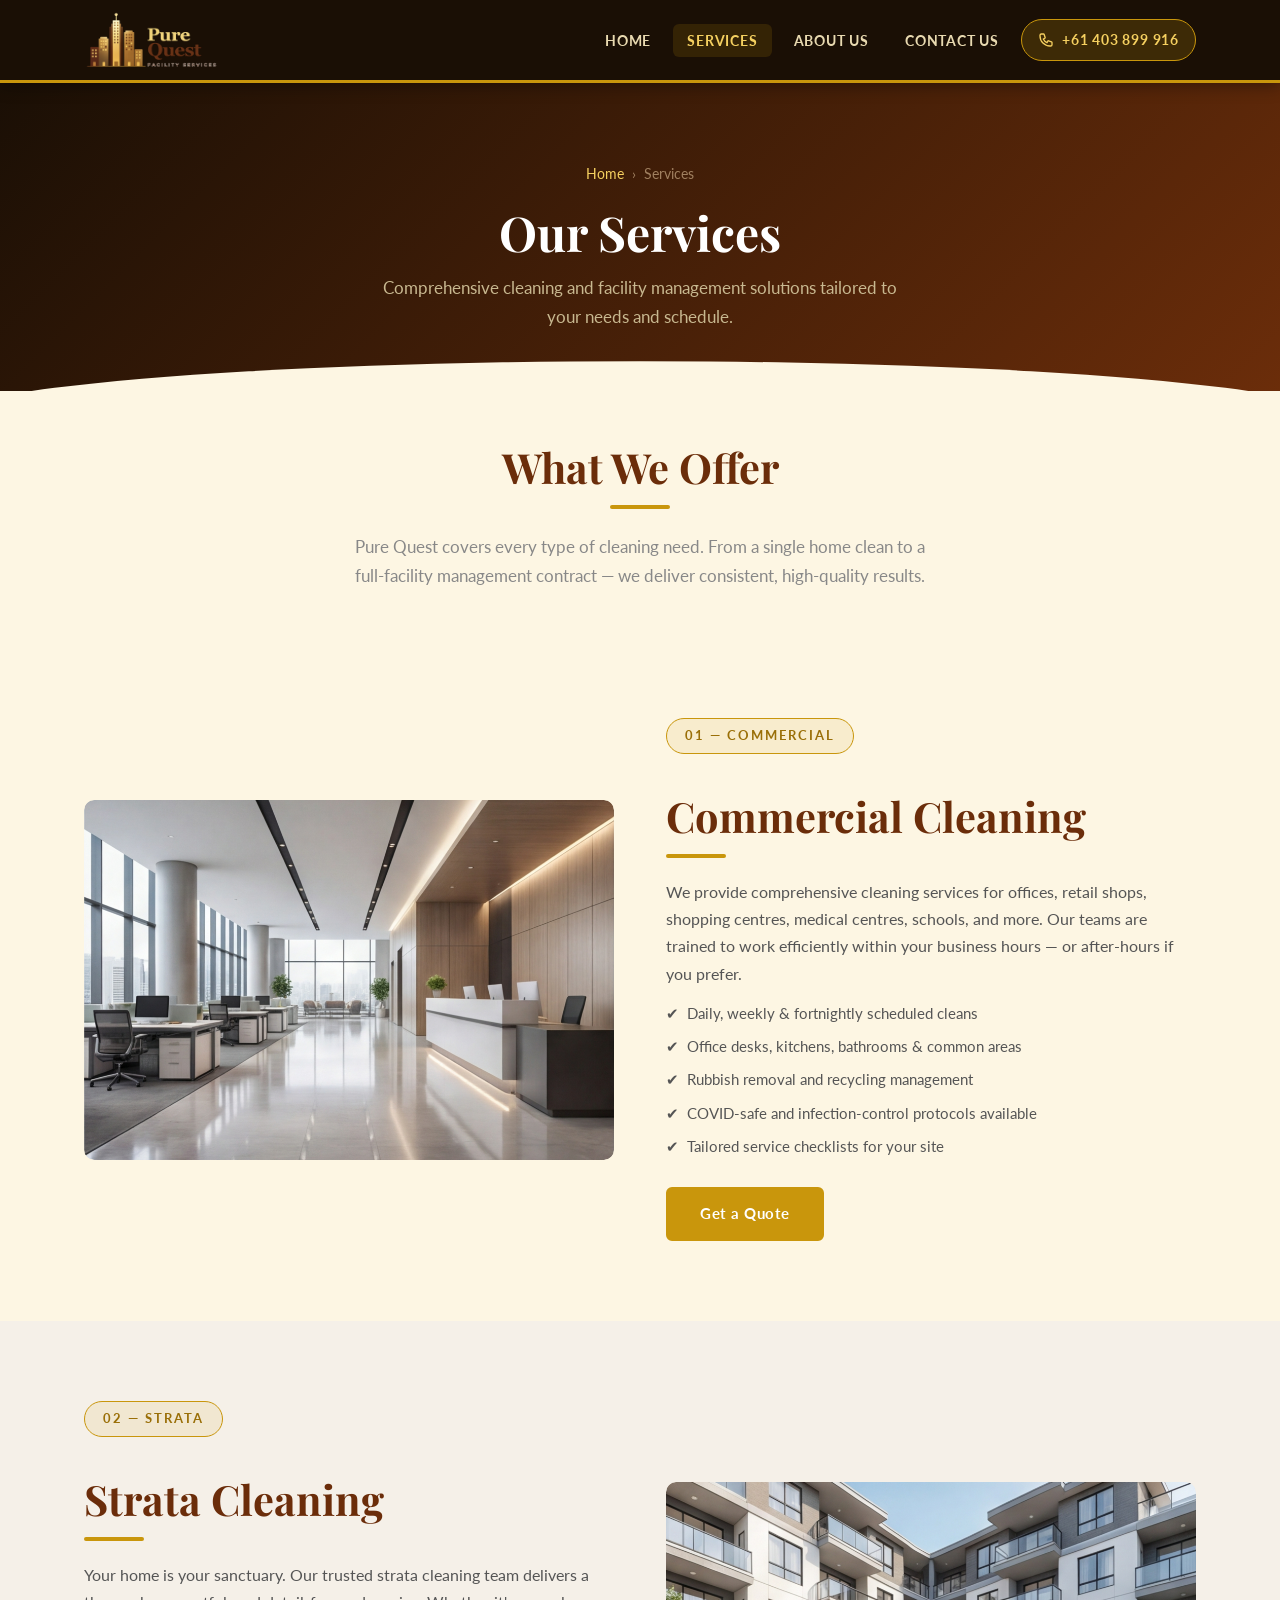
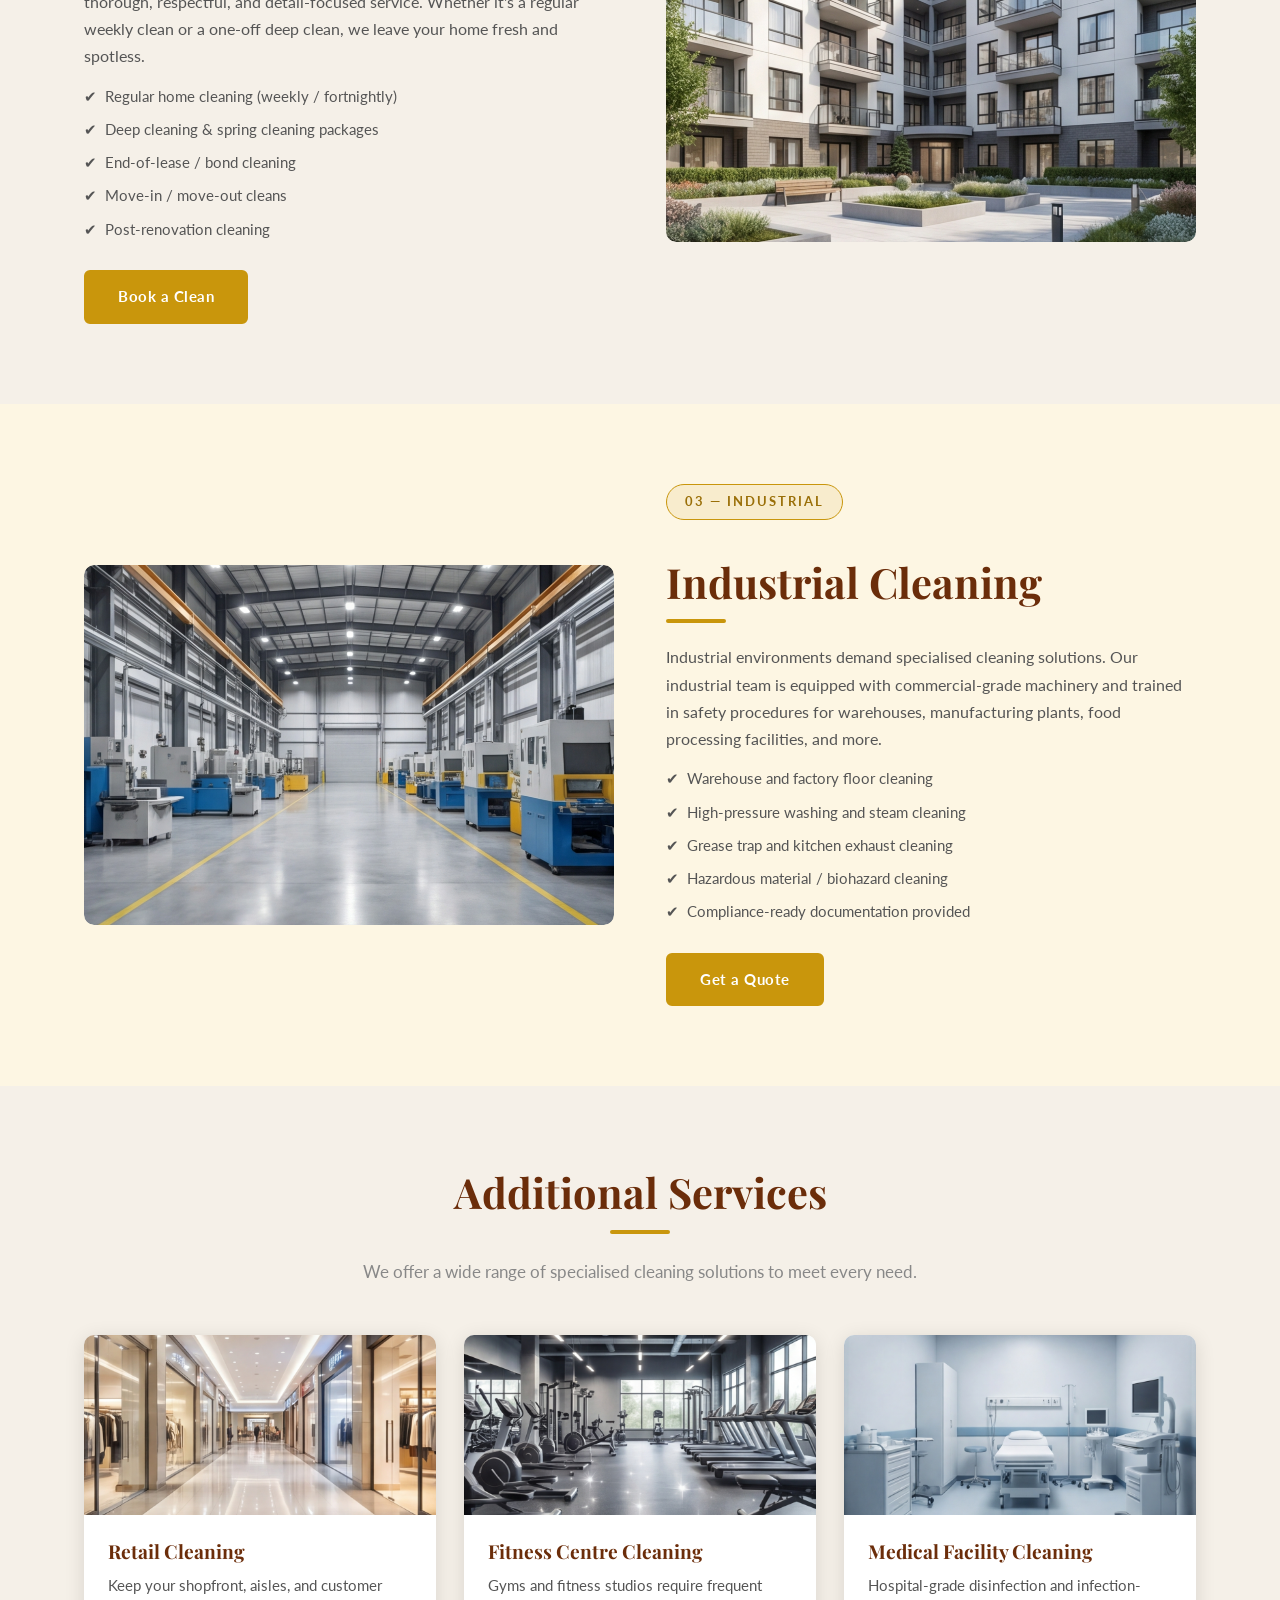
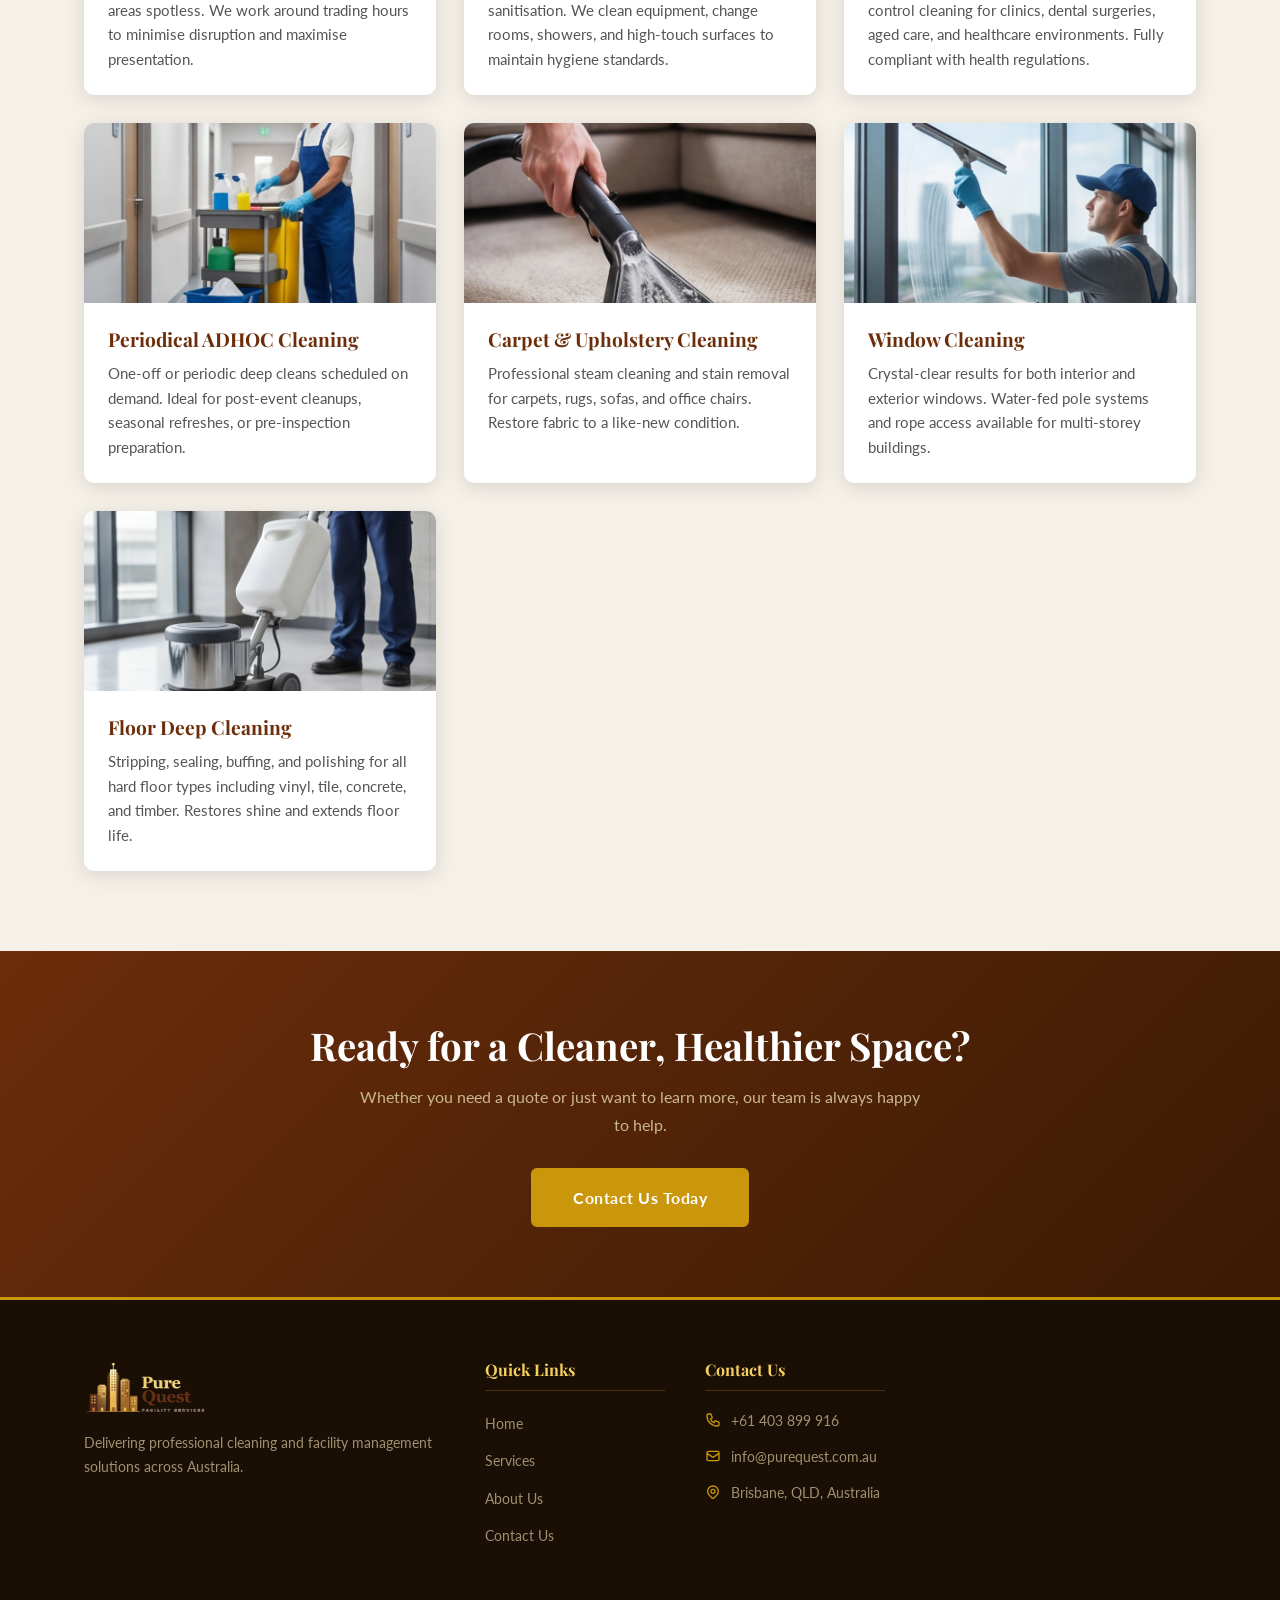
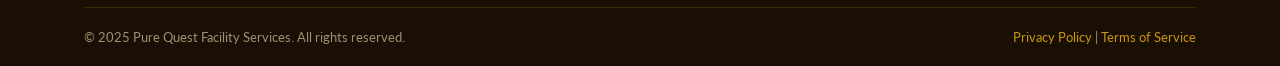
<file: pages/services.html>
<!DOCTYPE html>
<html lang="en">
<head>
  <meta charset="UTF-8" />
  <meta name="viewport" content="width=device-width, initial-scale=1.0" />
  <title>Services | Pure Quest Facility Services</title>
  <meta name="description" content="Explore Pure Quest's full range of professional cleaning services — commercial, strata, industrial, carpet, window and more." />
  <link rel="stylesheet" href="../style.css" />
</head>
<body>

<!-- NAVBAR -->
<nav class="navbar">
  <div class="container navbar-inner">
    <a href="../index.html" class="navbar-logo">
      <img src="../logo.svg" alt="Pure Quest Facility Services Logo" />
    </a>
    <button class="nav-toggle" id="navToggle" aria-label="Toggle menu">
      <span></span><span></span><span></span>
    </button>
    <ul class="nav-links" id="navLinks">
      <li><a href="../index.html">Home</a></li>
      <li><a href="services.html" class="active">Services</a></li>
      <li><a href="about.html">About Us</a></li>
      <li><a href="contact.html">Contact Us</a></li>
      <li>
        <a href="tel:+61403899916" class="nav-phone">
          <svg xmlns="http://www.w3.org/2000/svg" fill="none" viewBox="0 0 24 24" stroke="currentColor" stroke-width="2"><path stroke-linecap="round" stroke-linejoin="round" d="M3 5a2 2 0 012-2h3.28a1 1 0 01.948.684l1.498 4.493a1 1 0 01-.502 1.21l-2.257 1.13a11.042 11.042 0 005.516 5.516l1.13-2.257a1 1 0 011.21-.502l4.493 1.498A1 1 0 0121 15.72V19a2 2 0 01-2 2h-1C9.716 21 3 14.284 3 6V5z"/></svg>
          +61 403 899 916
        </a>
      </li>
    </ul>
  </div>
</nav>

<!-- PAGE HERO -->
<section class="page-hero">
  <div class="container">
    <div class="breadcrumb"><a href="../index.html">Home</a><span>›</span><span>Services</span></div>
    <h1>Our Services</h1>
    <p>Comprehensive cleaning and facility management solutions tailored to your needs and schedule.</p>
  </div>
</section>

<!-- SERVICES INTRO -->
<section class="section-pad bg-cream" style="padding-top:50px;">
  <div class="container text-center">
    <h2 class="section-title">What We Offer</h2>
    <div class="divider"></div>
    <p class="section-subtitle">Pure Quest covers every type of cleaning need. From a single home clean to a full-facility management contract — we deliver consistent, high-quality results.</p>
  </div>
</section>

<!-- SERVICE 1: COMMERCIAL -->
<section class="section-pad bg-cream" style="padding-top:0;">
  <div class="container">
    <div class="grid-2" style="gap:52px;align-items:center;">
      <div style="height:360px;border-radius:10px;overflow:hidden;">
        <img src="../images/commercial_and_office.png" alt="Commercial Cleaning" style="width:100%;height:100%;object-fit:cover;border-radius:10px;" />
      </div>
      <div>
        <span class="hero-badge" style="background:rgba(201,150,12,0.1);border-color:var(--gold);color:var(--gold-dk);">01 — Commercial</span>
        <h2 class="section-title" style="margin-top:14px;">Commercial Cleaning</h2>
        <div class="divider" style="margin:12px 0 20px;"></div>
        <p style="color:#555;margin-bottom:14px;">We provide comprehensive cleaning services for offices, retail shops, shopping centres, medical centres, schools, and more. Our teams are trained to work efficiently within your business hours — or after-hours if you prefer.</p>
        <ul style="color:#555;font-size:0.93rem;display:flex;flex-direction:column;gap:8px;margin-bottom:28px;">
          <li>✔ &nbsp;Daily, weekly &amp; fortnightly scheduled cleans</li>
          <li>✔ &nbsp;Office desks, kitchens, bathrooms &amp; common areas</li>
          <li>✔ &nbsp;Rubbish removal and recycling management</li>
          <li>✔ &nbsp;COVID-safe and infection-control protocols available</li>
          <li>✔ &nbsp;Tailored service checklists for your site</li>
        </ul>
        <a href="contact.html" class="btn btn-gold">Get a Quote</a>
      </div>
    </div>
  </div>
</section>

<!-- SERVICE 2: STRATA -->
<section class="section-pad bg-grey">
  <div class="container">
    <div class="grid-2" style="gap:52px;align-items:center;">
      <div>
        <span class="hero-badge" style="background:rgba(201,150,12,0.1);border-color:var(--gold);color:var(--gold-dk);">02 — Strata</span>
        <h2 class="section-title" style="margin-top:14px;">Strata Cleaning</h2>
        <div class="divider" style="margin:12px 0 20px;"></div>
        <p style="color:#555;margin-bottom:14px;">Your home is your sanctuary. Our trusted strata cleaning team delivers a thorough, respectful, and detail-focused service. Whether it's a regular weekly clean or a one-off deep clean, we leave your home fresh and spotless.</p>
        <ul style="color:#555;font-size:0.93rem;display:flex;flex-direction:column;gap:8px;margin-bottom:28px;">
          <li>✔ &nbsp;Regular home cleaning (weekly / fortnightly)</li>
          <li>✔ &nbsp;Deep cleaning &amp; spring cleaning packages</li>
          <li>✔ &nbsp;End-of-lease / bond cleaning</li>
          <li>✔ &nbsp;Move-in / move-out cleans</li>
          <li>✔ &nbsp;Post-renovation cleaning</li>
        </ul>
        <a href="contact.html" class="btn btn-gold">Book a Clean</a>
      </div>
      <div style="height:360px;border-radius:10px;overflow:hidden;">
        <img src="../images/strata.png" alt="Strata Cleaning" style="width:100%;height:100%;object-fit:cover;border-radius:10px;" />
      </div>
    </div>
  </div>
</section>

<!-- SERVICE 3: INDUSTRIAL -->
<section class="section-pad bg-cream">
  <div class="container">
    <div class="grid-2" style="gap:52px;align-items:center;">
      <div style="height:360px;border-radius:10px;overflow:hidden;">
        <img src="../images/industrial.png" alt="Industrial Cleaning" style="width:100%;height:100%;object-fit:cover;border-radius:10px;" />
      </div>
      <div>
        <span class="hero-badge" style="background:rgba(201,150,12,0.1);border-color:var(--gold);color:var(--gold-dk);">03 — Industrial</span>
        <h2 class="section-title" style="margin-top:14px;">Industrial Cleaning</h2>
        <div class="divider" style="margin:12px 0 20px;"></div>
        <p style="color:#555;margin-bottom:14px;">Industrial environments demand specialised cleaning solutions. Our industrial team is equipped with commercial-grade machinery and trained in safety procedures for warehouses, manufacturing plants, food processing facilities, and more.</p>
        <ul style="color:#555;font-size:0.93rem;display:flex;flex-direction:column;gap:8px;margin-bottom:28px;">
          <li>✔ &nbsp;Warehouse and factory floor cleaning</li>
          <li>✔ &nbsp;High-pressure washing and steam cleaning</li>
          <li>✔ &nbsp;Grease trap and kitchen exhaust cleaning</li>
          <li>✔ &nbsp;Hazardous material / biohazard cleaning</li>
          <li>✔ &nbsp;Compliance-ready documentation provided</li>
        </ul>
        <a href="contact.html" class="btn btn-gold">Get a Quote</a>
      </div>
    </div>
  </div>
</section>

<!-- SERVICE CARDS GRID (smaller services) -->
<section class="section-pad bg-grey">
  <div class="container text-center">
    <h2 class="section-title">Additional Services</h2>
    <div class="divider"></div>
    <p class="section-subtitle">We offer a wide range of specialised cleaning solutions to meet every need.</p>

    <div class="grid-3">

      <div class="card">
        <div class="card-img" style="height:180px;overflow:hidden;">
          <img src="../images/retail.png" alt="Retail Cleaning" />
        </div>
        <div class="card-body" style="text-align:left;">
          <h3>Retail Cleaning</h3>
          <p>Keep your shopfront, aisles, and customer areas spotless. We work around trading hours to minimise disruption and maximise presentation.</p>
        </div>
      </div>

      <div class="card">
        <div class="card-img" style="height:180px;overflow:hidden;">
          <img src="../images/fitness_central.png" alt="Fitness Centre Cleaning" />
        </div>
        <div class="card-body" style="text-align:left;">
          <h3>Fitness Centre Cleaning</h3>
          <p>Gyms and fitness studios require frequent sanitisation. We clean equipment, change rooms, showers, and high-touch surfaces to maintain hygiene standards.</p>
        </div>
      </div>

      <div class="card">
        <div class="card-img" style="height:180px;overflow:hidden;">
          <img src="../images/medical_facility.png" alt="Medical Facility Cleaning" />
        </div>
        <div class="card-body" style="text-align:left;">
          <h3>Medical Facility Cleaning</h3>
          <p>Hospital-grade disinfection and infection-control cleaning for clinics, dental surgeries, aged care, and healthcare environments. Fully compliant with health regulations.</p>
        </div>
      </div>

      <div class="card">
        <div class="card-img" style="height:180px;overflow:hidden;">
          <img src="../images/ADHOC.png" alt="Periodical ADHOC Cleaning" />
        </div>
        <div class="card-body" style="text-align:left;">
          <h3>Periodical ADHOC Cleaning</h3>
          <p>One-off or periodic deep cleans scheduled on demand. Ideal for post-event cleanups, seasonal refreshes, or pre-inspection preparation.</p>
        </div>
      </div>

      <div class="card">
        <div class="card-img" style="height:180px;overflow:hidden;">
          <img src="../images/carpet.png" alt="Carpet and Upholstery Cleaning" />
        </div>
        <div class="card-body" style="text-align:left;">
          <h3>Carpet &amp; Upholstery Cleaning</h3>
          <p>Professional steam cleaning and stain removal for carpets, rugs, sofas, and office chairs. Restore fabric to a like-new condition.</p>
        </div>
      </div>

      <div class="card">
        <div class="card-img" style="height:180px;overflow:hidden;">
          <img src="../images/window.png" alt="Window Cleaning" />
        </div>
        <div class="card-body" style="text-align:left;">
          <h3>Window Cleaning</h3>
          <p>Crystal-clear results for both interior and exterior windows. Water-fed pole systems and rope access available for multi-storey buildings.</p>
        </div>
      </div>

      <div class="card">
        <div class="card-img" style="height:180px;overflow:hidden;">
          <img src="../images/floor.png" alt="Floor Deep Cleaning" />
        </div>
        <div class="card-body" style="text-align:left;">
          <h3>Floor Deep Cleaning</h3>
          <p>Stripping, sealing, buffing, and polishing for all hard floor types including vinyl, tile, concrete, and timber. Restores shine and extends floor life.</p>
        </div>
      </div>

    </div>
  </div>
</section>

<!-- CTA -->
<section class="cta-band">
  <div class="container">
    <h2>Ready for a Cleaner, Healthier Space?</h2>
    <p>Whether you need a quote or just want to learn more, our team is always happy to help.</p>
    <a href="contact.html" class="btn btn-gold">Contact Us Today</a>
  </div>
</section>

<!-- FOOTER -->
<footer class="footer">
  <div class="container">
    <div class="footer-grid">
      <div class="footer-brand">
        <img src="../logo.svg" alt="Pure Quest Facility Services" />
        <p>Delivering professional cleaning and facility management solutions across Australia.</p>
      </div>
      <div class="footer-col">
        <h4>Quick Links</h4>
        <ul>
          <li><a href="../index.html">Home</a></li>
          <li><a href="services.html">Services</a></li>
          <li><a href="about.html">About Us</a></li>
          <li><a href="contact.html">Contact Us</a></li>
        </ul>
      </div>
      <div class="footer-col">
        <h4>Contact Us</h4>
        <div class="footer-contact-row"><svg xmlns="http://www.w3.org/2000/svg" fill="none" viewBox="0 0 24 24" stroke="currentColor" stroke-width="2"><path stroke-linecap="round" stroke-linejoin="round" d="M3 5a2 2 0 012-2h3.28a1 1 0 01.948.684l1.498 4.493a1 1 0 01-.502 1.21l-2.257 1.13a11.042 11.042 0 005.516 5.516l1.13-2.257a1 1 0 011.21-.502l4.493 1.498A1 1 0 0121 15.72V19a2 2 0 01-2 2h-1C9.716 21 3 14.284 3 6V5z"/></svg><span><a href="tel:+61403899916" style="color:#a09070;">+61 403 899 916</a></span></div>
        <div class="footer-contact-row"><svg xmlns="http://www.w3.org/2000/svg" fill="none" viewBox="0 0 24 24" stroke="currentColor" stroke-width="2"><path stroke-linecap="round" stroke-linejoin="round" d="M3 8l7.89 5.26a2 2 0 002.22 0L21 8M5 19h14a2 2 0 002-2V7a2 2 0 00-2-2H5a2 2 0 00-2 2v10a2 2 0 002 2z"/></svg><span>info@purequest.com.au</span></div>
        <div class="footer-contact-row"><svg xmlns="http://www.w3.org/2000/svg" fill="none" viewBox="0 0 24 24" stroke="currentColor" stroke-width="2"><path stroke-linecap="round" stroke-linejoin="round" d="M17.657 16.657L13.414 20.9a1.998 1.998 0 01-2.827 0l-4.244-4.243a8 8 0 1111.314 0z"/><path stroke-linecap="round" stroke-linejoin="round" d="M15 11a3 3 0 11-6 0 3 3 0 016 0z"/></svg><span>Brisbane, QLD, Australia</span></div>
      </div>
    </div>
    <div class="footer-bottom">
      <p>&copy; 2025 Pure Quest Facility Services. All rights reserved.</p>
      <p><a href="#">Privacy Policy</a> | <a href="#">Terms of Service</a></p>
    </div>
  </div>
</footer>

<script>
  const toggle = document.getElementById('navToggle');
  const links  = document.getElementById('navLinks');
  toggle.addEventListener('click', function () { links.classList.toggle('open'); });
  links.querySelectorAll('a').forEach(function(a) { a.addEventListener('click', function() { links.classList.remove('open'); }); });
</script>

</body>
</html>
</file>
<file: style.css>
/* ============================================
   Pure Quest Facility Services - Main Stylesheet
   Colour Palette:
     --gold:    #C9960C  (primary brand gold)
     --gold-lt: #F5D060  (light gold / highlights)
     --brown:   #6B2D0A  (deep brown / text)
     --dark:    #1A0F05  (near-black background)
     --cream:   #FDF6E3  (page background)
     --white:   #FFFFFF
   ============================================ */

@import url('https://fonts.googleapis.com/css2?family=Playfair+Display:ital,wght@0,600;0,700;1,600&family=Lato:wght@300;400;700&display=swap');

/* ---------- CSS VARIABLES ---------- */
:root {
  --gold:      #C9960C;
  --gold-lt:   #F5D060;
  --gold-dk:   #9A6F08;
  --brown:     #6B2D0A;
  --brown-lt:  #8B4513;
  --dark:      #1A0F05;
  --cream:     #FDF6E3;
  --grey-lt:   #F5F0E8;
  --grey:      #888;
  --white:     #FFFFFF;

  --font-display: 'Playfair Display', Georgia, serif;
  --font-body:    'Lato', Arial, sans-serif;

  --shadow:    0 4px 20px rgba(0,0,0,0.12);
  --shadow-lg: 0 8px 40px rgba(0,0,0,0.18);
  --radius:    6px;
  --transition: 0.3s ease;
}

/* ---------- RESET & BASE ---------- */
*, *::before, *::after { box-sizing: border-box; margin: 0; padding: 0; }

html { scroll-behavior: smooth; }

body {
  font-family: var(--font-body);
  background: var(--cream);
  color: var(--dark);
  font-size: 16px;
  line-height: 1.7;
}

img { max-width: 100%; height: auto; display: block; }

a { color: var(--gold); text-decoration: none; transition: color var(--transition); }
a:hover { color: var(--brown); }

h1, h2, h3, h4, h5 {
  font-family: var(--font-display);
  color: var(--brown);
  line-height: 1.25;
}

ul { list-style: none; }

/* ---------- UTILITY ---------- */
.container { max-width: 1160px; margin: 0 auto; padding: 0 24px; }
.section-pad { padding: 80px 0; }
.text-center { text-align: center; }
.text-white { color: var(--white); }
.bg-cream   { background: var(--cream); }
.bg-grey    { background: var(--grey-lt); }

.section-title {
  font-size: clamp(1.8rem, 4vw, 2.6rem);
  margin-bottom: 12px;
}
.section-subtitle {
  font-size: 1.05rem;
  color: var(--grey);
  max-width: 600px;
  margin: 0 auto 48px;
}
.divider {
  width: 60px; height: 4px;
  background: var(--gold);
  border-radius: 2px;
  margin: 12px auto 24px;
}

/* ---------- BUTTONS ---------- */
.btn {
  display: inline-block;
  padding: 12px 32px;
  border-radius: var(--radius);
  font-family: var(--font-body);
  font-size: 0.95rem;
  font-weight: 700;
  letter-spacing: 0.5px;
  cursor: pointer;
  transition: all var(--transition);
  border: 2px solid transparent;
}
.btn-gold {
  background: var(--gold);
  color: var(--white);
  border-color: var(--gold);
}
.btn-gold:hover {
  background: var(--gold-dk);
  border-color: var(--gold-dk);
  color: var(--white);
  transform: translateY(-2px);
  box-shadow: 0 6px 18px rgba(201,150,12,0.35);
}
.btn-outline {
  background: transparent;
  color: var(--white);
  border-color: var(--white);
}
.btn-outline:hover {
  background: var(--white);
  color: var(--brown);
  transform: translateY(-2px);
}
.btn-brown {
  background: var(--brown);
  color: var(--white);
  border-color: var(--brown);
}
.btn-brown:hover {
  background: var(--brown-lt);
  border-color: var(--brown-lt);
  color: var(--white);
  transform: translateY(-2px);
}

/* ============================================
   NAVBAR
   ============================================ */
.navbar {
  position: sticky;
  top: 0;
  z-index: 1000;
  background: var(--dark);
  border-bottom: 3px solid var(--gold);
  box-shadow: 0 2px 16px rgba(0,0,0,0.4);
}

.navbar-inner {
  display: flex;
  align-items: center;
  justify-content: space-between;
  height: 80px;
}

/* Logo */
.navbar-logo img,
.navbar-logo svg {
  height: 60px;
  width: auto;
}

/* Nav links */
.nav-links {
  display: flex;
  align-items: center;
  gap: 8px;
}

.nav-links a {
  color: #e8d9b0;
  font-family: var(--font-body);
  font-size: 0.9rem;
  font-weight: 700;
  letter-spacing: 0.8px;
  text-transform: uppercase;
  padding: 8px 14px;
  border-radius: var(--radius);
  transition: all var(--transition);
}
.nav-links a:hover,
.nav-links a.active {
  color: var(--gold-lt);
  background: rgba(201,150,12,0.15);
}

/* Phone CTA in nav */
.nav-phone {
  display: flex;
  align-items: center;
  gap: 8px;
  color: var(--gold-lt) !important;
  background: rgba(201,150,12,0.2) !important;
  border: 1px solid var(--gold) !important;
  padding: 8px 16px !important;
  border-radius: 30px !important;
  font-size: 0.88rem !important;
}
.nav-phone:hover {
  background: var(--gold) !important;
  color: var(--white) !important;
}
.nav-phone svg { width: 16px; height: 16px; flex-shrink: 0; }

/* Hamburger (mobile) */
.nav-toggle {
  display: none;
  background: none;
  border: none;
  cursor: pointer;
  flex-direction: column;
  gap: 5px;
  padding: 4px;
}
.nav-toggle span {
  display: block;
  width: 26px; height: 2px;
  background: var(--gold-lt);
  border-radius: 2px;
  transition: all var(--transition);
}

/* ============================================
   HERO SECTION
   ============================================ */
.hero {
  position: relative;
  min-height: 90vh;
  display: flex;
  align-items: center;
  overflow: hidden;
  background: var(--dark);
}

/* Overlay gradient */
.hero::after {
  content: '';
  position: absolute;
  inset: 0;
  background: linear-gradient(135deg, rgba(26,15,5,0.85) 0%, rgba(107,45,10,0.4) 100%);
  pointer-events: none;
}

/* ---- FIX: Two-column layout (logo left, content right) ---- */
.hero > .container {
  display: flex;
  align-items: center;
  gap: 56px;
  width: 100%;
  position: relative;
  z-index: 2;
}

.hero-logo-side {
  flex-shrink: 0;
}

.hero-logo-side img {
  width: 600px;
  height: auto;
  filter: drop-shadow(0 4px 24px rgba(201,150,12,0.35));
}

.hero-content {
  position: relative;
  z-index: 2;
  max-width: 700px;
  /* ---- FIX: padding-bottom so content clears the stats bar ---- */
  padding-bottom: 20px;
}

.hero-badge {
  display: inline-block;
  background: rgba(201,150,12,0.25);
  border: 1px solid var(--gold);
  color: var(--gold-lt);
  font-size: 0.8rem;
  font-weight: 700;
  letter-spacing: 2px;
  text-transform: uppercase;
  padding: 6px 18px;
  border-radius: 20px;
  margin-bottom: 22px;
}

.hero h1 {
  font-size: clamp(2.2rem, 5.5vw, 4rem);
  color: var(--white);
  margin-bottom: 20px;
  line-height: 1.15;
}

.hero h1 span { color: var(--gold-lt); }

.hero p {
  font-size: 1.15rem;
  color: #c8b890;
  max-width: 560px;
  margin-bottom: 36px;
}

.hero-buttons { display: flex; gap: 16px; flex-wrap: wrap; }


/* ============================================
   CARDS & GRIDS
   ============================================ */
.grid-3 {
  display: grid;
  grid-template-columns: repeat(3, 1fr);
  gap: 28px;
}
.grid-2 {
  display: grid;
  grid-template-columns: repeat(2, 1fr);
  gap: 36px;
  align-items: center;
}
.grid-4 {
  display: grid;
  grid-template-columns: repeat(4, 1fr);
  gap: 24px;
}

.card {
  background: var(--white);
  border-radius: 10px;
  overflow: hidden;
  box-shadow: var(--shadow);
  transition: transform var(--transition), box-shadow var(--transition);
}
.card:hover {
  transform: translateY(-6px);
  box-shadow: var(--shadow-lg);
}

.card-img {
  width: 100%;
  height: 220px;
  object-fit: cover;
  background: var(--grey-lt);
  display: flex;
  align-items: center;
  justify-content: center;
  color: var(--grey);
  font-size: 0.9rem;
}
.card-img img { width: 100%; height: 100%; object-fit: cover; }

.card-body { padding: 24px; }
.card-icon {
  width: 54px; height: 54px;
  background: rgba(201,150,12,0.12);
  border-radius: 12px;
  display: flex;
  align-items: center;
  justify-content: center;
  margin-bottom: 16px;
  color: var(--gold);
}
.card-icon svg { width: 28px; height: 28px; }
.card h3 { font-size: 1.2rem; margin-bottom: 10px; }
.card p { font-size: 0.93rem; color: #555; line-height: 1.65; }

/* Service card special */
.service-card { border-top: 4px solid var(--gold); }

/* ============================================
   WHY CHOOSE US / FEATURE STRIP
   ============================================ */
.feature-strip {
  background: var(--brown);
  padding: 60px 0;
}
.feature-item {
  text-align: center;
  color: var(--white);
}
.feature-item .icon-wrap {
  width: 64px; height: 64px;
  background: rgba(245,208,96,0.15);
  border: 2px solid var(--gold);
  border-radius: 50%;
  display: flex;
  align-items: center;
  justify-content: center;
  margin: 0 auto 16px;
  color: var(--gold-lt);
}
.feature-item .icon-wrap svg { width: 30px; height: 30px; }
.feature-item h4 {
  color: var(--gold-lt);
  font-size: 1rem;
  margin-bottom: 8px;
}
.feature-item p { font-size: 0.88rem; color: #c8b890; line-height: 1.55; }

/* ============================================
   TESTIMONIALS
   ============================================ */
.testimonial-card {
  background: var(--white);
  border-radius: 10px;
  padding: 28px;
  box-shadow: var(--shadow);
  border-left: 4px solid var(--gold);
}
.testimonial-card p { font-style: italic; color: #444; margin-bottom: 16px; }
.testimonial-meta { display: flex; align-items: center; gap: 12px; }
.testimonial-avatar {
  width: 44px; height: 44px;
  border-radius: 50%;
  background: var(--gold);
  display: flex;
  align-items: center;
  justify-content: center;
  color: var(--white);
  font-weight: 700;
  font-size: 1.1rem;
}
.testimonial-name { font-weight: 700; color: var(--brown); font-size: 0.95rem; }
.testimonial-loc  { font-size: 0.82rem; color: var(--grey); }
.stars { color: var(--gold); font-size: 0.9rem; margin-bottom: 12px; }

/* ============================================
   CTA BAND
   ============================================ */
.cta-band {
  background: linear-gradient(135deg, var(--brown) 0%, #3a1a05 100%);
  padding: 70px 0;
  text-align: center;
}
.cta-band h2 {
  color: var(--white);
  font-size: clamp(1.6rem, 3.5vw, 2.4rem);
  margin-bottom: 14px;
}
.cta-band p { color: #c8b890; margin-bottom: 30px; max-width: 560px; margin-left: auto; margin-right: auto; }
.cta-band .btn-gold { font-size: 1rem; padding: 14px 40px; }

/* ============================================
   IMAGE PLACEHOLDER (replace with real images)
   ============================================ */
.img-placeholder {
  width: 100%;
  background: linear-gradient(135deg, #e8d9b0 0%, #c8b080 100%);
  display: flex;
  flex-direction: column;
  align-items: center;
  justify-content: center;
  color: var(--brown);
  font-size: 0.85rem;
  font-weight: 700;
  text-align: center;
  border-radius: var(--radius);
  padding: 20px;
  gap: 10px;
}
.img-placeholder svg { opacity: 0.4; width: 40px; height: 40px; }

/* ============================================
   PAGE HERO (inner pages)
   ============================================ */
.page-hero {
  background: linear-gradient(135deg, var(--dark) 0%, var(--brown) 100%);
  padding: 80px 0 60px;
  text-align: center;
  position: relative;
  overflow: hidden;
}
.page-hero::after {
  content: '';
  position: absolute;
  bottom: -30px; left: 0; right: 0;
  height: 60px;
  background: var(--cream);
  clip-path: ellipse(55% 100% at 50% 100%);
}
.page-hero h1 { color: var(--white); font-size: clamp(2rem, 4vw, 3rem); margin-bottom: 12px; }
.page-hero p  { color: #c8b890; font-size: 1.05rem; max-width: 520px; margin: 0 auto; }
.breadcrumb {
  display: flex;
  justify-content: center;
  gap: 8px;
  margin-bottom: 16px;
  font-size: 0.85rem;
  color: #a08060;
}
.breadcrumb a { color: var(--gold-lt); }
.breadcrumb span { color: #a08060; }

/* ============================================
   CONTACT FORM
   ============================================ */
.form-group { margin-bottom: 20px; }
.form-group label {
  display: block;
  font-weight: 700;
  font-size: 0.88rem;
  color: var(--brown);
  margin-bottom: 6px;
  letter-spacing: 0.3px;
}
.form-group input,
.form-group select,
.form-group textarea {
  width: 100%;
  padding: 12px 16px;
  border: 1.5px solid #d8c890;
  border-radius: var(--radius);
  font-family: var(--font-body);
  font-size: 0.95rem;
  color: var(--dark);
  background: var(--white);
  transition: border-color var(--transition);
  outline: none;
}
.form-group input:focus,
.form-group select:focus,
.form-group textarea:focus {
  border-color: var(--gold);
  box-shadow: 0 0 0 3px rgba(201,150,12,0.12);
}
.form-group textarea { resize: vertical; min-height: 130px; }

.form-row { display: grid; grid-template-columns: 1fr 1fr; gap: 16px; }

/* ============================================
   CONTACT INFO CARD
   ============================================ */
.contact-info-card {
  background: var(--dark);
  border-radius: 10px;
  padding: 36px;
  color: var(--white);
}
.contact-info-card h3 { color: var(--gold-lt); margin-bottom: 24px; }
.contact-row {
  display: flex;
  align-items: flex-start;
  gap: 14px;
  margin-bottom: 22px;
}
.contact-row-icon {
  width: 42px; height: 42px;
  background: rgba(201,150,12,0.2);
  border-radius: 8px;
  display: flex;
  align-items: center;
  justify-content: center;
  color: var(--gold-lt);
  flex-shrink: 0;
}
.contact-row-icon svg { width: 20px; height: 20px; }
.contact-row-text strong { display: block; color: var(--gold-lt); font-size: 0.85rem; letter-spacing: 0.5px; margin-bottom: 4px; }
.contact-row-text span  { color: #c8b890; font-size: 0.93rem; }

/* ============================================
   TEAM / CAREER CARDS
   ============================================ */
.team-card {
  text-align: center;
  background: var(--white);
  border-radius: 10px;
  padding: 28px 20px;
  box-shadow: var(--shadow);
}
.team-avatar {
  width: 90px; height: 90px;
  border-radius: 50%;
  background: linear-gradient(135deg, var(--gold) 0%, var(--brown) 100%);
  display: flex;
  align-items: center;
  justify-content: center;
  margin: 0 auto 16px;
  color: var(--white);
  font-size: 2rem;
  font-family: var(--font-display);
}
.team-card h4 { color: var(--brown); font-size: 1.05rem; }
.team-card span { font-size: 0.85rem; color: var(--gold); font-weight: 700; }


/* ============================================
   ABOUT PAGE
   ============================================ */
.value-card {
  background: var(--white);
  border-radius: 10px;
  padding: 28px;
  box-shadow: var(--shadow);
  border-top: 3px solid var(--gold);
  text-align: center;
}
.value-icon {
  width: 60px; height: 60px;
  background: rgba(201,150,12,0.1);
  border-radius: 50%;
  display: flex;
  align-items: center;
  justify-content: center;
  margin: 0 auto 16px;
  color: var(--gold);
}
.value-icon svg { width: 28px; height: 28px; }

/* ============================================
   FOOTER
   ============================================ */
.footer {
  background: var(--dark);
  color: #a09070;
  padding: 60px 0 0;
  border-top: 3px solid var(--gold);
}
.footer-grid {
  display: grid;
  grid-template-columns: 2fr 1fr 1fr 1.5fr;
  gap: 40px;
  padding-bottom: 48px;
}
.footer-brand img,
.footer-brand svg { height: 55px; width: auto; margin-bottom: 16px; }
.footer-brand p { font-size: 0.9rem; line-height: 1.7; color: #a09070; }
.footer-col h4 {
  color: var(--gold-lt);
  font-family: var(--font-display);
  font-size: 1rem;
  margin-bottom: 18px;
  padding-bottom: 10px;
  border-bottom: 1px solid rgba(201,150,12,0.25);
}
.footer-col ul li { margin-bottom: 10px; }
.footer-col ul li a { color: #a09070; font-size: 0.9rem; transition: color var(--transition); }
.footer-col ul li a:hover { color: var(--gold-lt); padding-left: 4px; }
.footer-contact-row { display: flex; align-items: flex-start; gap: 10px; margin-bottom: 12px; }
.footer-contact-row svg { width: 16px; height: 16px; color: var(--gold); flex-shrink: 0; margin-top: 3px; }
.footer-contact-row span { font-size: 0.88rem; color: #a09070; }
.footer-bottom {
  border-top: 1px solid rgba(201,150,12,0.2);
  padding: 18px 0;
  display: flex;
  justify-content: space-between;
  align-items: center;
  flex-wrap: wrap;
  gap: 12px;
}
.footer-bottom p { font-size: 0.82rem; }
.footer-bottom a { color: var(--gold); }

/* Social icons */
.social-links { display: flex; gap: 10px; margin-top: 20px; }
.social-links a {
  width: 36px; height: 36px;
  border-radius: 50%;
  background: rgba(201,150,12,0.15);
  border: 1px solid rgba(201,150,12,0.3);
  display: flex; align-items: center; justify-content: center;
  color: var(--gold-lt);
  transition: all var(--transition);
}
.social-links a:hover {
  background: var(--gold);
  color: var(--white);
  border-color: var(--gold);
}
.social-links svg { width: 16px; height: 16px; }

/* ============================================
   RESPONSIVE
   ============================================ */
@media (max-width: 992px) {
  .grid-3 { grid-template-columns: 1fr 1fr; }
  .grid-4 { grid-template-columns: 1fr 1fr; }
  .footer-grid { grid-template-columns: 1fr 1fr; }
}

@media (max-width: 768px) {
  .grid-2 { grid-template-columns: 1fr; }
  .grid-3 { grid-template-columns: 1fr; }
  .grid-4 { grid-template-columns: 1fr 1fr; }
  .form-row { grid-template-columns: 1fr; }
  .hero { min-height: 80vh; }
  .hero-buttons { flex-direction: column; }

  /* ---- FIX: Stack hero logo + content vertically on mobile ---- */
  .hero > .container {
    flex-direction: column;
    text-align: center;
    gap: 32px;
  }

  .hero-logo-side img {
    width: 150px;
    margin: 0 auto;
  }

  .hero-content {
    padding-bottom: 24px;
  }

  .hero-badge {
    margin-left: auto;
    margin-right: auto;
  }

  .hero p {
    margin-left: auto;
    margin-right: auto;
  }

  .hero-buttons {
    justify-content: center;
  }

  .nav-links {
    display: none;
    position: absolute;
    top: 80px; left: 0; right: 0;
    background: var(--dark);
    flex-direction: column;
    align-items: stretch;
    padding: 16px;
    border-bottom: 2px solid var(--gold);
    gap: 4px;
  }
  .nav-links.open { display: flex; }
  .nav-links a { padding: 12px 16px; }
  .nav-toggle { display: flex; }
  .navbar { position: relative; }
}

@media (max-width: 576px) {
  .grid-4 { grid-template-columns: 1fr; }
  .footer-grid { grid-template-columns: 1fr; }
  .footer-bottom { flex-direction: column; text-align: center; }
  .section-pad { padding: 52px 0; }
}
</file>
